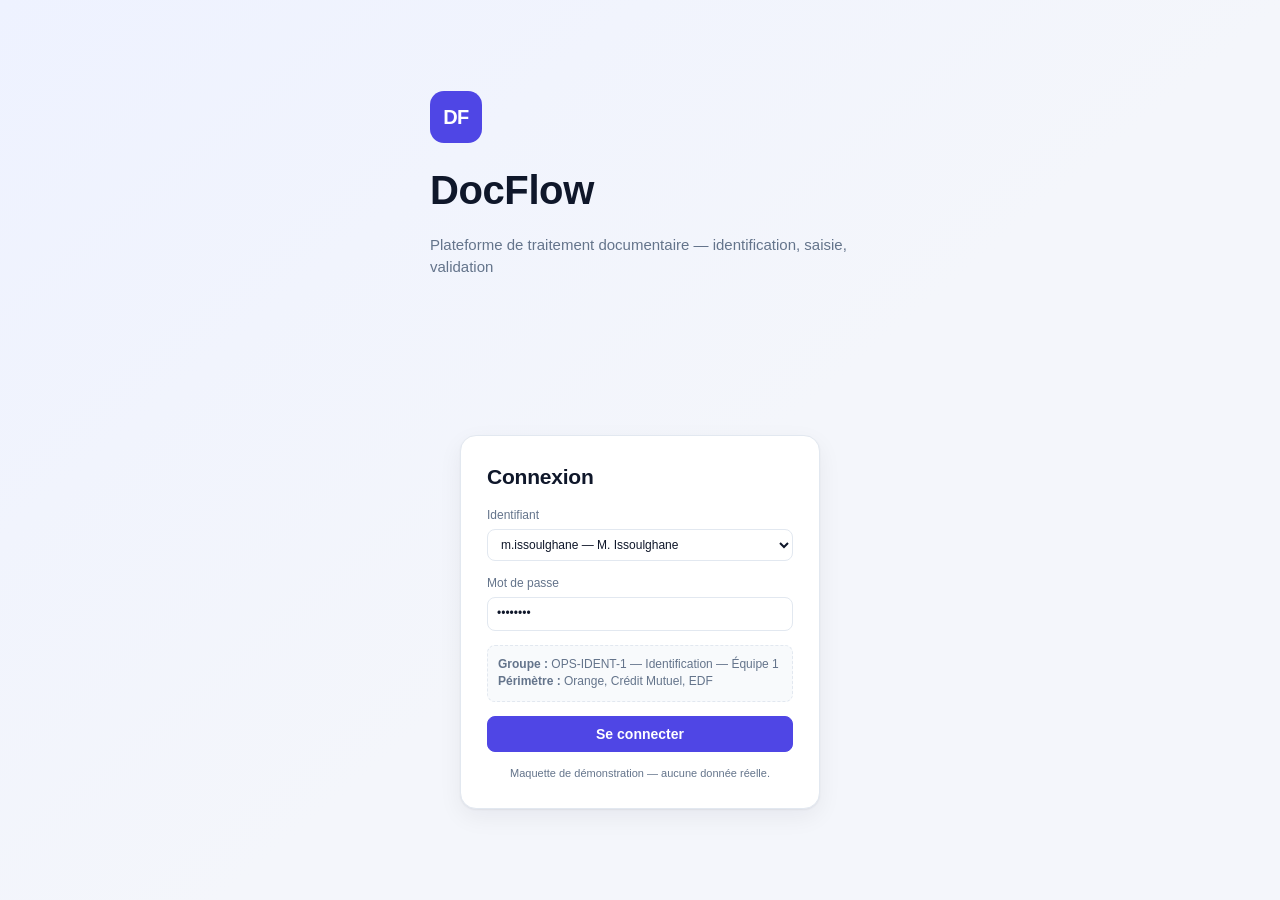
<file: index.html>
<!doctype html>
<html lang="fr">
<head>
<meta charset="utf-8">
<meta name="viewport" content="width=device-width, initial-scale=1">
<link rel="icon" href="data:image/svg+xml,%3Csvg xmlns='http://www.w3.org/2000/svg' viewBox='0 0 64 64'%3E%3Crect width='64' height='64' rx='14' fill='%234f46e5'/%3E%3Ctext x='32' y='43' font-family='Helvetica,Arial' font-size='30' font-weight='700' text-anchor='middle' fill='white'%3EDF%3C/text%3E%3C/svg%3E">
<title>DocFlow — Gestion d'activités manuelles</title>
<link rel="stylesheet" href="styles.css">
</head>
<body>

<!-- ============ ÉCRAN 1 : CONNEXION ============ -->
<section id="screen-login" class="screen active">
  <div class="login-wrap">
    <div class="login-brand">
      <div class="logo">DF</div>
      <h1>DocFlow</h1>
      <p>Plateforme de traitement documentaire — identification, saisie, validation</p>
    </div>
    <form class="login-card" id="login-form" autocomplete="off">
      <h2>Connexion</h2>
      <label class="field">
        <span>Identifiant</span>
        <select id="login-user"></select>
      </label>
      <label class="field">
        <span>Mot de passe</span>
        <input type="password" id="login-pwd" value="demo1234" placeholder="••••••••">
      </label>
      <div class="login-groupinfo" id="login-groupinfo"></div>
      <button class="btn btn-primary btn-block" type="submit">Se connecter</button>
      <p class="hint">Maquette de démonstration — aucune donnée réelle.</p>
    </form>
  </div>
</section>

<!-- ============ ÉCRAN 2 : ACCUEIL / FILE D'ACTIVITÉS ============ -->
<section id="screen-home" class="screen">
  <header class="topbar">
    <div class="topbar-left">
      <div class="logo sm">DF</div>
      <strong>DocFlow</strong>
      <span class="crumb">Mes activités</span>
    </div>
    <div class="topbar-right">
      <button class="icon-btn" id="btn-theme" title="Thème clair / sombre">◐</button>
      <div class="user-chip" id="user-chip"></div>
      <button class="btn btn-ghost" id="btn-logout">Déconnexion</button>
    </div>
  </header>

  <main class="home">
    <div class="kpis" id="kpis"></div>

    <div class="panel">
      <div class="panel-head">
        <h2>Activités à traiter</h2>
        <div class="panel-head-actions">
          <label class="switch">
            <input type="checkbox" id="f-mygroup" checked>
            <span>Uniquement mon groupe</span>
          </label>
          <button class="btn btn-ghost" id="btn-reset">Réinitialiser</button>
        </div>
      </div>

      <div class="filters">
        <label class="field sm"><span>Recherche</span>
          <input type="search" id="f-q" placeholder="Flux, client, référence…"></label>
        <label class="field sm"><span>Client</span><select id="f-client"></select></label>
        <label class="field sm"><span>Type de flux</span><select id="f-typeflux"></select></label>
        <label class="field sm"><span>Activité</span><select id="f-activite"></select></label>
        <label class="field sm"><span>Dépôt du</span><input type="date" id="f-from"></label>
        <label class="field sm"><span>au</span><input type="date" id="f-to"></label>
        <label class="field sm"><span>SLA</span><select id="f-sla">
            <option value="">Tous</option>
            <option value="late">En retard</option>
            <option value="risk">À risque (&lt; 2 h)</option>
            <option value="today">Échéance aujourd'hui</option>
            <option value="ok">Dans les temps</option>
          </select></label>
        <label class="field sm"><span>Priorité</span><select id="f-prio">
            <option value="">Toutes</option><option>Haute</option><option>Normale</option><option>Basse</option>
          </select></label>
      </div>

      <div class="chips" id="chips"></div>

      <table class="table" id="tbl">
        <thead>
          <tr>
            <th data-sort="activite">Activité</th>
            <th data-sort="client">Client / Flux</th>
            <th data-sort="type">Type de flux</th>
            <th data-sort="prio">Priorité</th>
            <th data-sort="depot">Dépôt le plus ancien</th>
            <th data-sort="sla">SLA</th>
            <th data-sort="docs" class="num">Documents</th>
            <th></th>
          </tr>
        </thead>
        <tbody id="tbody"></tbody>
      </table>
      <div class="empty" id="empty" hidden>Aucune activité ne correspond aux filtres.</div>
    </div>
  </main>
</section>

<!-- ============ ÉCRAN 3 : POSTE DE TRAVAIL IDENTIFICATION ============ -->
<section id="screen-work" class="screen">
  <header class="topbar topbar-work">
    <div class="topbar-left">
      <button class="btn btn-ghost" id="btn-back">← File d'activités</button>
      <span class="crumb" id="work-title"></span>
    </div>
    <div class="topbar-center">
      <div class="progress"><div class="progress-bar" id="progress-bar"></div></div>
      <span class="progress-label" id="progress-label"></span>
    </div>
    <div class="topbar-right">
      <span class="sla-pill" id="work-sla"></span>
      <button class="icon-btn" id="btn-help" title="Raccourcis clavier (?)">?</button>
      <button class="btn btn-ghost" id="btn-finish">Clôturer la session</button>
    </div>
  </header>

  <div class="work">
    <!-- File de documents -->
    <aside class="queue">
      <div class="queue-head">
        <span>File (<b id="queue-count">0</b>)</span>
        <select id="queue-filter">
          <option value="all">Tous</option>
          <option value="todo">À traiter</option>
          <option value="done">Traités</option>
        </select>
      </div>
      <ul class="queue-list" id="queue-list"></ul>
    </aside>

    <!-- Visionneuse -->
    <section class="viewer">
      <div class="viewer-tools">
        <div class="grp">
          <button class="icon-btn" id="v-zoomout" title="Zoom arrière (-)">−</button>
          <span class="zoom-label" id="v-zoom">100 %</span>
          <button class="icon-btn" id="v-zoomin" title="Zoom avant (+)">+</button>
          <button class="icon-btn" id="v-fit" title="Ajuster (0)">⤢</button>
          <button class="icon-btn" id="v-rot" title="Rotation (R maj)">⟳</button>
        </div>
        <div class="grp pages">
          <button class="icon-btn" id="p-prev" title="Page précédente (↑)">▲</button>
          <span id="p-label">Page 1 / 1</span>
          <button class="icon-btn" id="p-next" title="Page suivante (↓)">▼</button>
        </div>
        <div class="grp meta" id="v-meta"></div>
      </div>
      <div class="canvas" id="canvas">
        <div class="page-holder" id="page-holder"></div>
      </div>
      <nav class="navbar">
        <button class="btn" id="n-first" title="Premier (Origine)">⏮ Premier</button>
        <button class="btn" id="n-prev" title="Précédent (←)">◀ Précédent</button>
        <span class="counter" id="counter">0 / 0</span>
        <button class="btn" id="n-next" title="Suivant (→)">Suivant ▶</button>
        <button class="btn" id="n-last" title="Dernier (Fin)">Dernier ⏭</button>
        <span class="kbd-hint">Navigation clavier : <kbd>←</kbd> <kbd>→</kbd> <kbd>Origine</kbd> <kbd>Fin</kbd> · <kbd>?</kbd> aide</span>
      </nav>
    </section>

    <!-- Panneau de classement -->
    <aside class="side">
      <div class="side-block">
        <h3>Document</h3>
        <dl class="dl" id="doc-meta"></dl>
      </div>

      <div class="side-block ia" id="ia-block"></div>

      <div class="side-block grow">
        <h3>Classe cible</h3>
        <input type="search" id="cls-search" placeholder="Filtrer les classes… (touche F)">
        <ul class="cls-list" id="cls-list"></ul>
      </div>

      <div class="side-actions">
        <button class="btn btn-primary btn-block" id="a-valid">Valider le classement <kbd>Entrée</kbd></button>
        <div class="row2">
          <button class="btn btn-warn" id="a-compl">Complément <kbd>C</kbd></button>
          <button class="btn btn-danger" id="a-reject">Rejeter <kbd>R</kbd></button>
        </div>
        <button class="btn btn-ghost btn-block" id="a-undo">↶ Annuler la dernière action <kbd>U</kbd></button>
      </div>
    </aside>
  </div>
</section>

<!-- ============ MODALES ============ -->
<div class="modal-backdrop" id="modal-backdrop" hidden>
  <div class="modal" id="modal"></div>
</div>
<div class="toasts" id="toasts"></div>

<script src="app.js"></script>
</body>
</html>
</file>
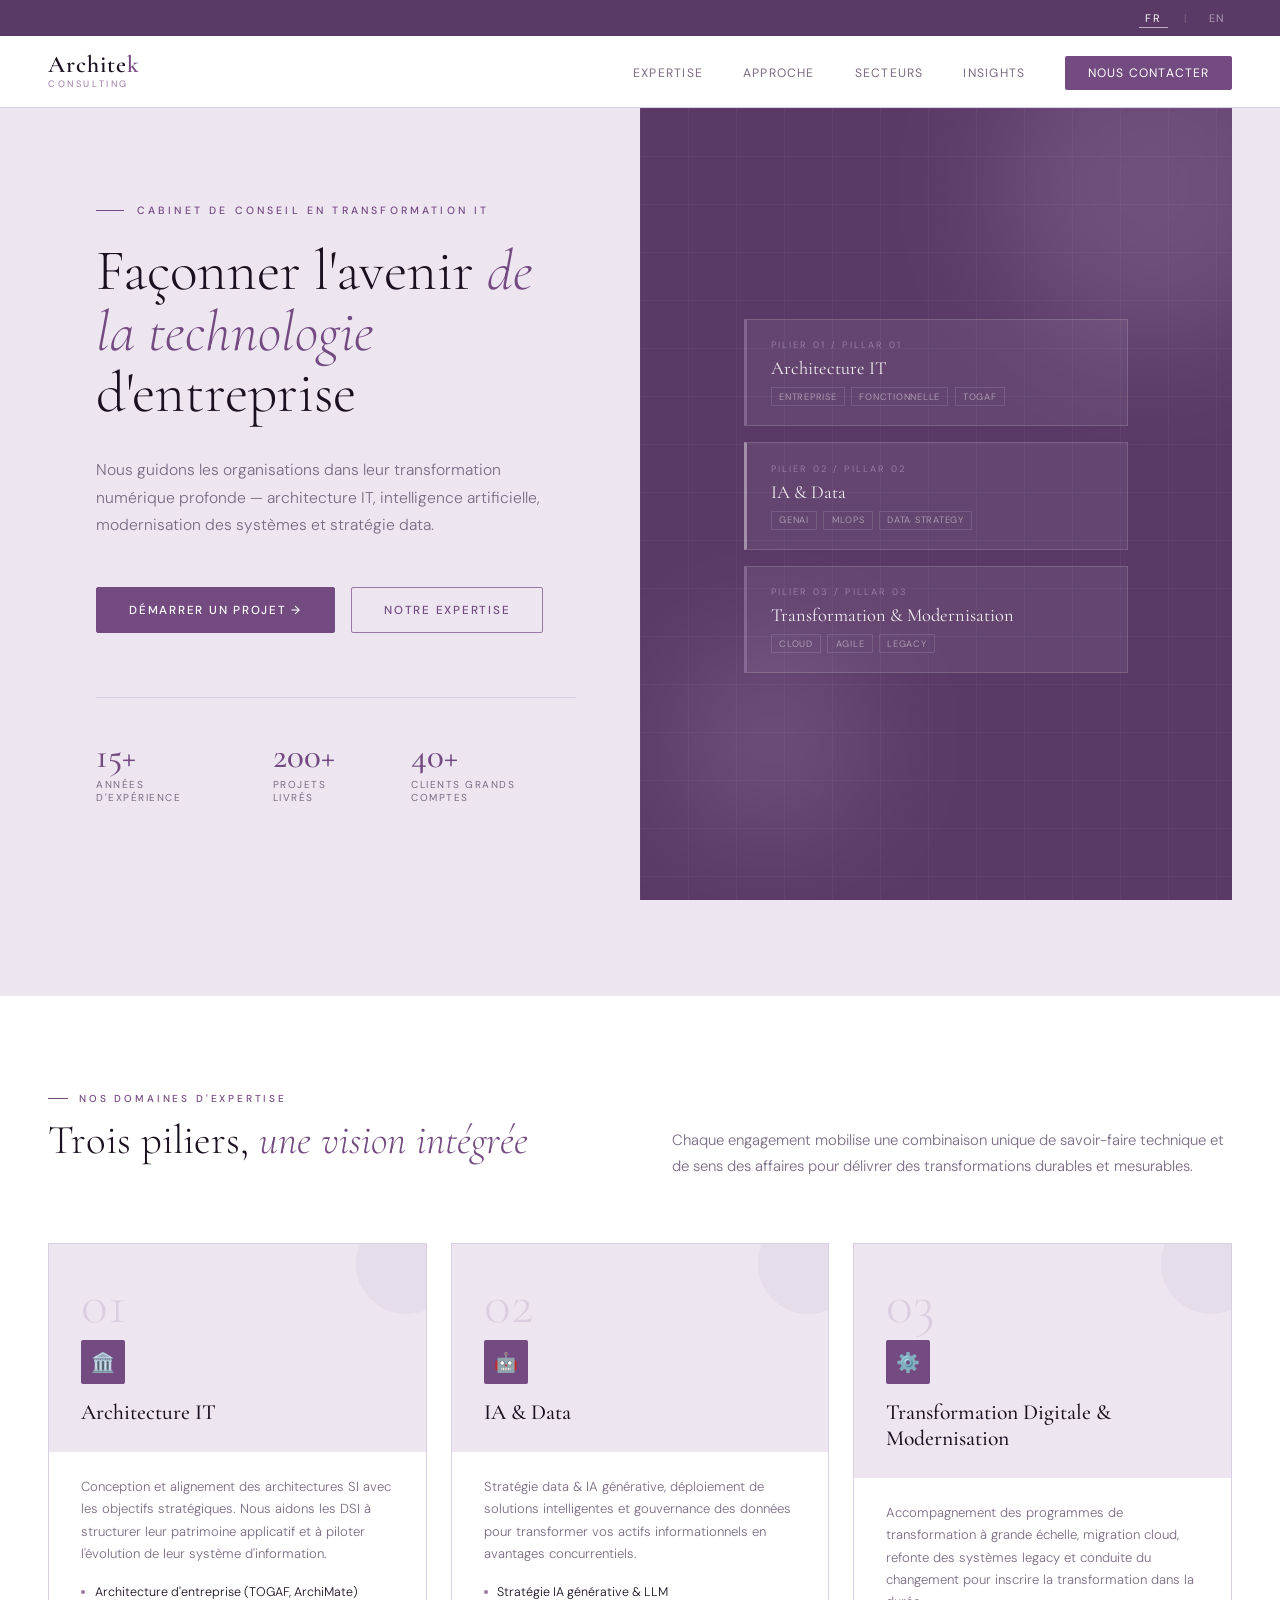
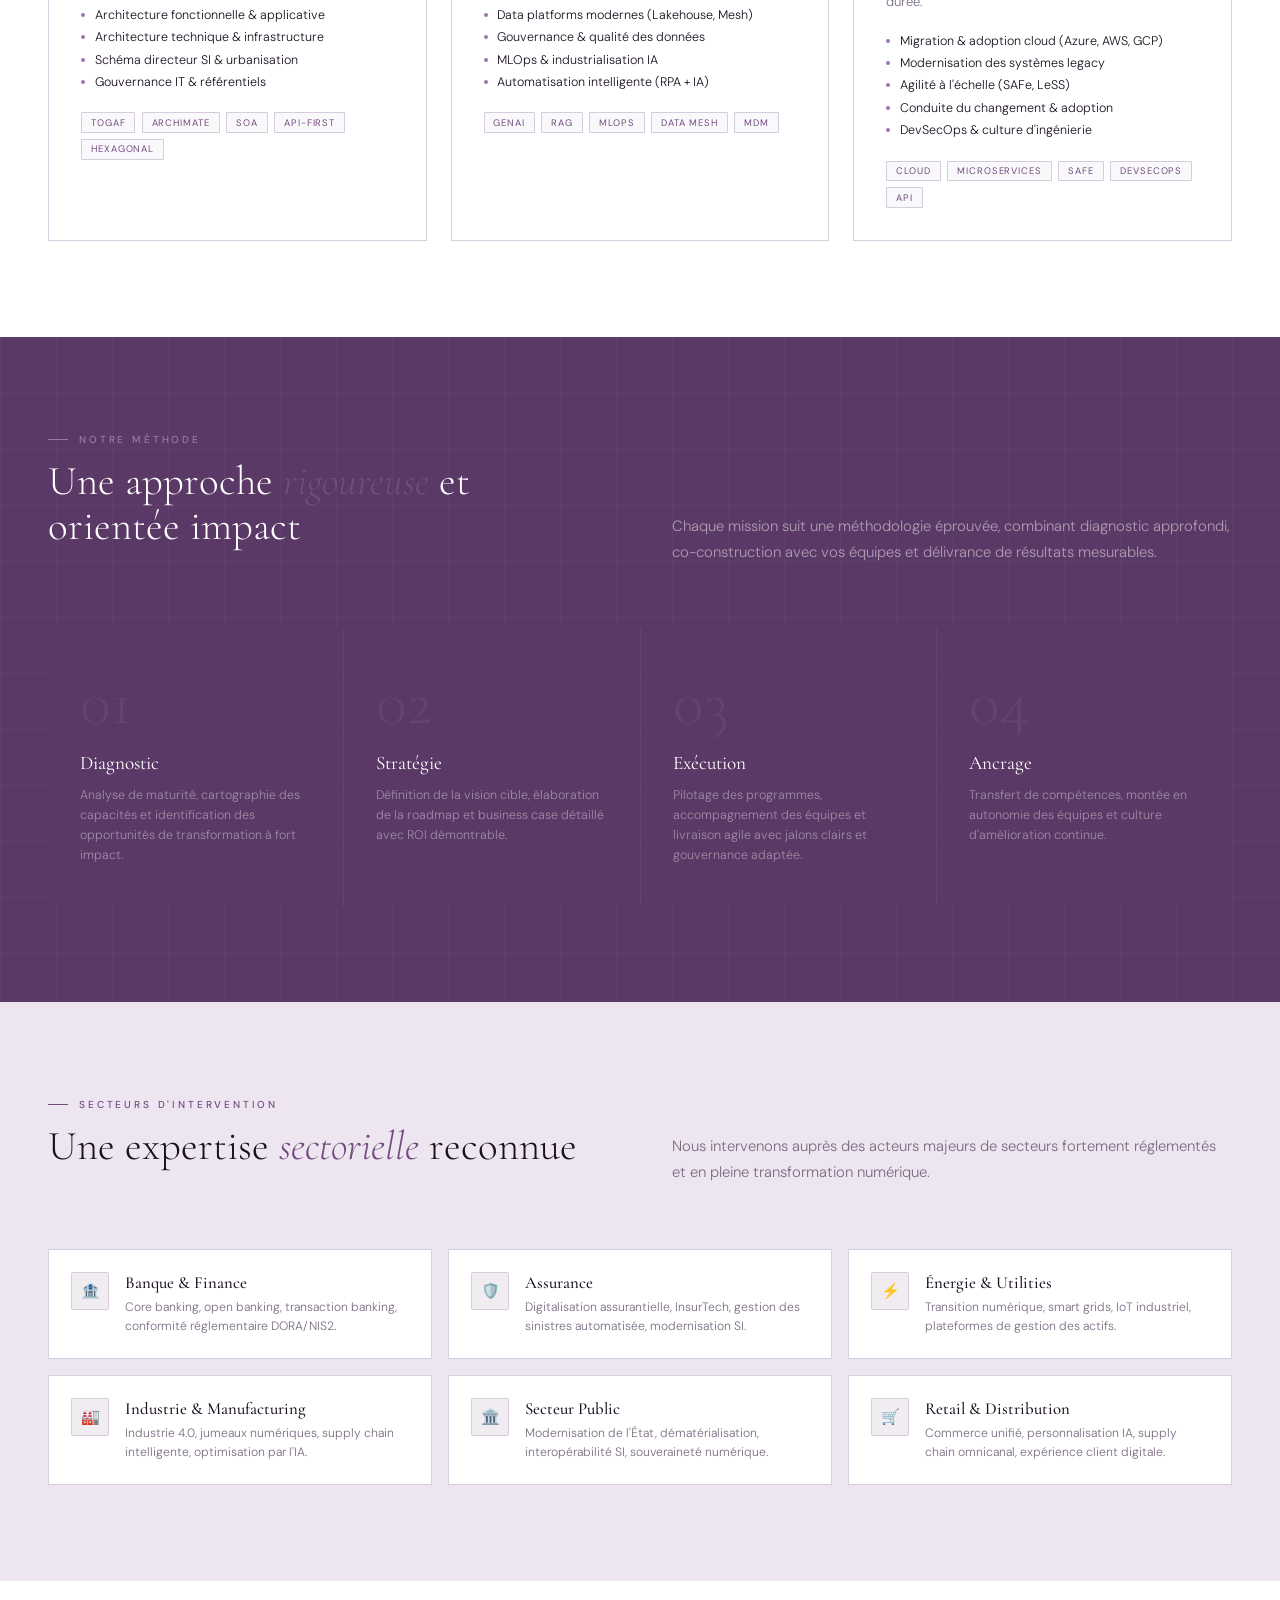
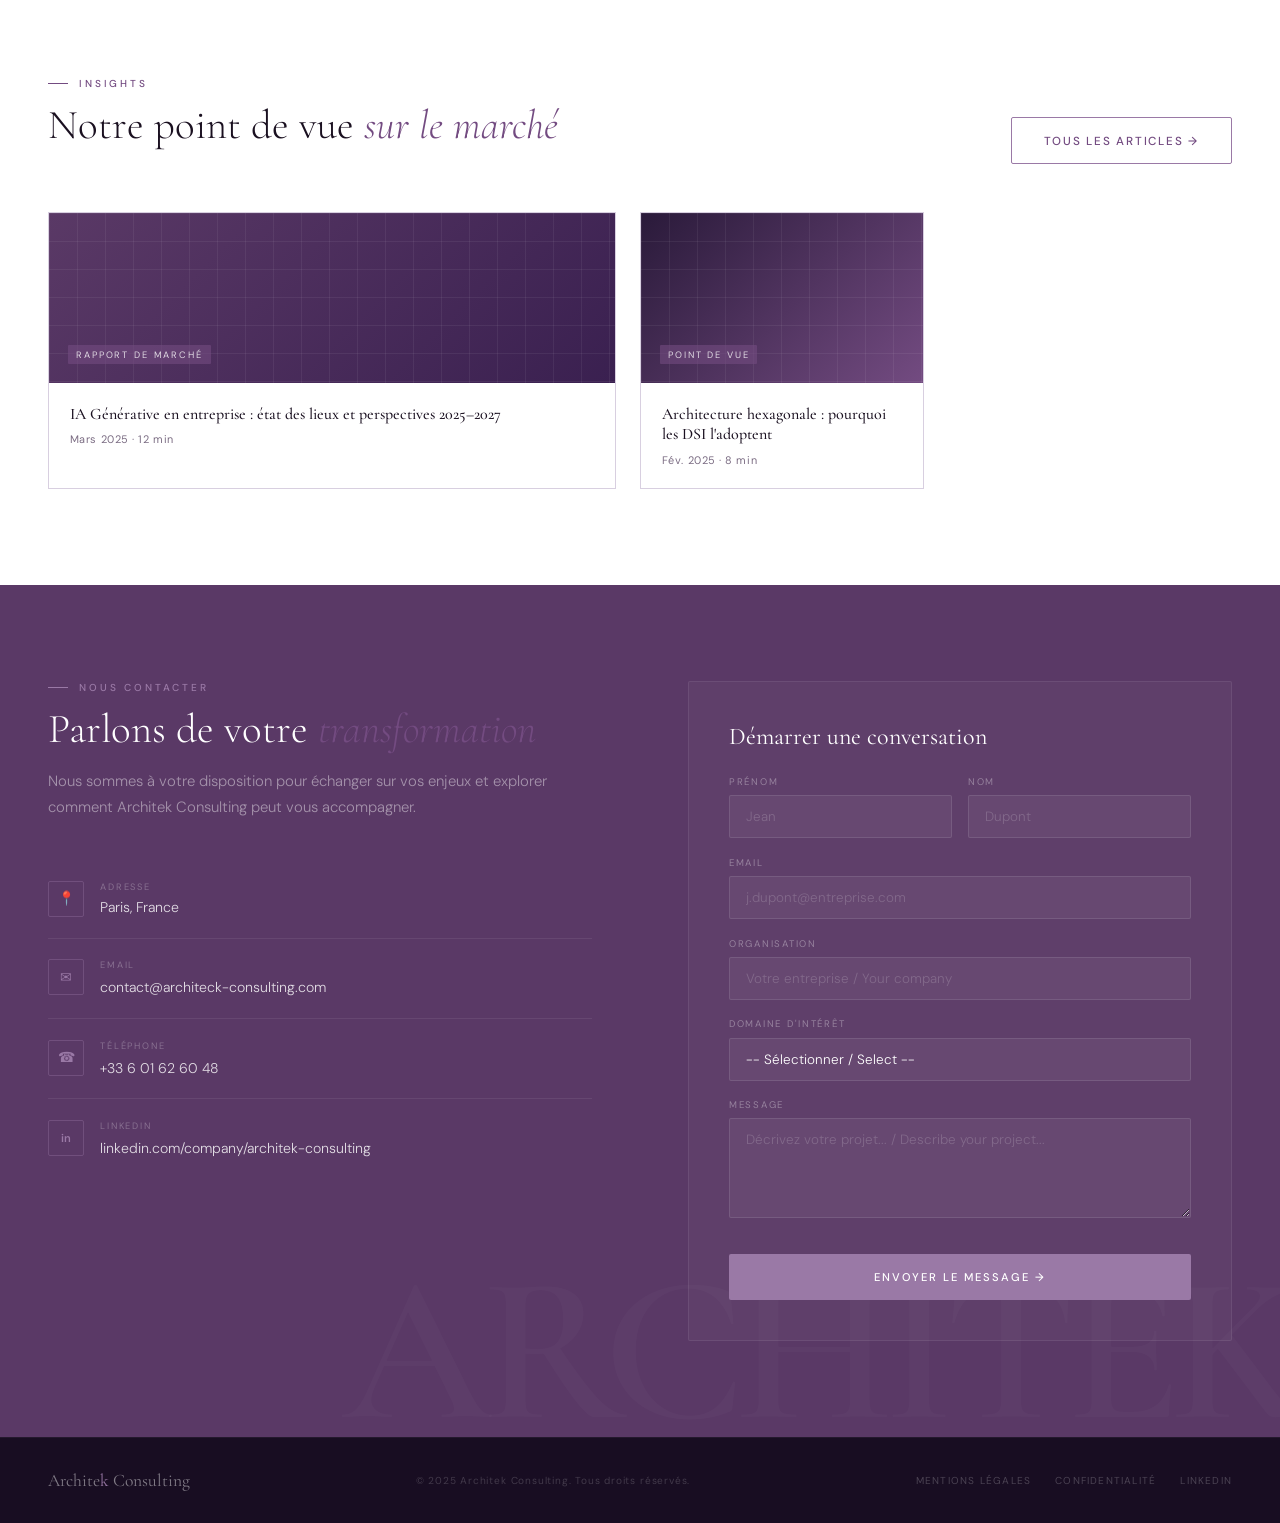
<file: architek-consulting-v2.html>
<!DOCTYPE html>
<html lang="fr">
<head>
<meta charset="UTF-8">
<meta name="viewport" content="width=device-width, initial-scale=1.0">
<title>Architek Consulting — Shaping the Future of Enterprise Technology</title>
<link rel="preconnect" href="https://fonts.googleapis.com">
<link rel="preconnect" href="https://fonts.gstatic.com" crossorigin>
<link href="https://fonts.googleapis.com/css2?family=Cormorant+Garamond:ital,wght@0,300;0,400;0,500;0,600;1,300;1,400&family=DM+Sans:ital,opsz,wght@0,9..40,200;0,9..40,300;0,9..40,400;0,9..40,500;1,9..40,300&display=swap" rel="stylesheet">
<style>
  :root {
    --ink:        #1a1020;
    --paper:      #EDE6F1;
    --plum:       #734B81;
    --plum-dark:  #5A3966;
    --plum-light: #9A79A6;
    --lavender:   #EDE6F1;
    --mid:        #7a6b82;
    --line:       #d8cfe0;
    --white:      #ffffff;
    --surface:    #f7f3fa;
  }

  *, *::before, *::after { box-sizing: border-box; margin: 0; padding: 0; }
  html { scroll-behavior: smooth; font-size: 16px; }

  body {
    font-family: 'DM Sans', sans-serif;
    background: var(--paper);
    color: var(--ink);
    overflow-x: hidden;
  }

  /* ─── LANG BAR ─── */
  .lang-bar {
    position: fixed;
    top: 0; left: 0; right: 0;
    z-index: 1000;
    background: var(--plum-dark);
    display: flex;
    align-items: center;
    justify-content: flex-end;
    padding: 0 3rem;
    height: 36px;
  }
  .lang-toggle { display: flex; gap: 1rem; align-items: center; }
  .lang-btn {
    background: none; border: none;
    font-family: 'DM Sans', sans-serif;
    font-size: 0.68rem;
    letter-spacing: 0.15em;
    text-transform: uppercase;
    color: rgba(255,255,255,0.5);
    cursor: pointer;
    padding: 2px 6px;
    transition: color 0.2s;
  }
  .lang-btn.active { color: #fff; border-bottom: 1px solid rgba(255,255,255,0.6); }
  .lang-btn:hover:not(.active) { color: rgba(255,255,255,0.8); }
  .lang-sep { color: rgba(255,255,255,0.2); font-size: 0.7rem; }

  /* ─── NAV ─── */
  nav {
    position: fixed;
    top: 36px; left: 0; right: 0;
    z-index: 999;
    background: rgba(255,255,255,0.97);
    backdrop-filter: blur(10px);
    border-bottom: 1px solid var(--line);
    display: flex;
    align-items: center;
    justify-content: space-between;
    padding: 0 3rem;
    height: 72px;
    transition: box-shadow 0.3s;
  }
  nav.scrolled { box-shadow: 0 4px 30px rgba(115,75,129,0.08); }

  .nav-logo { text-decoration: none; display: flex; flex-direction: column; line-height: 1; }
  .nav-logo-name {
    font-family: 'Cormorant Garamond', serif;
    font-weight: 600;
    font-size: 1.5rem;
    color: var(--ink);
    letter-spacing: 0.04em;
  }
  .nav-logo-name span { color: var(--plum); }
  .nav-logo-tag {
    font-size: 0.58rem;
    letter-spacing: 0.28em;
    text-transform: uppercase;
    color: var(--plum-light);
    margin-top: 3px;
  }
  .nav-links { display: flex; gap: 2.5rem; list-style: none; align-items: center; }
  .nav-links a {
    text-decoration: none;
    font-size: 0.76rem;
    font-weight: 400;
    letter-spacing: 0.1em;
    text-transform: uppercase;
    color: var(--mid);
    transition: color 0.2s;
    position: relative;
  }
  .nav-links a::after {
    content: ''; position: absolute;
    bottom: -3px; left: 0;
    width: 0; height: 1px;
    background: var(--plum);
    transition: width 0.3s;
  }
  .nav-links a:hover { color: var(--plum); }
  .nav-links a:hover::after { width: 100%; }
  .nav-cta {
    color: var(--white) !important;
    background: var(--plum);
    padding: 0.55rem 1.4rem !important;
    border-radius: 2px;
    transition: background 0.2s !important;
  }
  .nav-cta::after { display: none !important; }
  .nav-cta:hover { background: var(--plum-dark) !important; color: var(--white) !important; }

  /* ─── HERO ─── */
  .hero {
    min-height: 100vh;
    padding-top: 108px;
    display: grid;
    grid-template-columns: 1fr 1fr;
    position: relative;
    overflow: hidden;
  }
  .hero-left {
    display: flex;
    flex-direction: column;
    justify-content: center;
    padding: 6rem 4rem 6rem 3rem;
    position: relative;
    z-index: 2;
  }
  .hero-eyebrow {
    font-size: 0.66rem;
    letter-spacing: 0.3em;
    text-transform: uppercase;
    color: var(--plum);
    font-weight: 500;
    margin-bottom: 1.5rem;
    display: flex;
    align-items: center;
    gap: 0.8rem;
  }
  .hero-eyebrow::before {
    content: '';
    display: block; width: 28px; height: 1px;
    background: var(--plum);
  }
  .hero-title {
    font-family: 'Cormorant Garamond', serif;
    font-weight: 300;
    font-size: clamp(2.8rem, 4.5vw, 4.8rem);
    line-height: 1.06;
    color: var(--ink);
    margin-bottom: 2rem;
  }
  .hero-title em { font-style: italic; color: var(--plum); }
  .hero-sub {
    font-size: 0.98rem;
    font-weight: 300;
    color: var(--mid);
    line-height: 1.75;
    max-width: 450px;
    margin-bottom: 3rem;
  }
  .hero-actions { display: flex; gap: 1rem; flex-wrap: wrap; }
  .btn-primary {
    display: inline-flex; align-items: center; gap: 0.5rem;
    font-family: 'DM Sans', sans-serif;
    font-size: 0.73rem;
    letter-spacing: 0.15em;
    text-transform: uppercase;
    font-weight: 500;
    background: var(--plum);
    color: var(--white);
    padding: 0.9rem 2rem;
    text-decoration: none;
    border: 1px solid var(--plum);
    border-radius: 2px;
    transition: background 0.25s, border-color 0.25s;
  }
  .btn-primary:hover { background: var(--plum-dark); border-color: var(--plum-dark); }
  .btn-secondary {
    display: inline-flex; align-items: center; gap: 0.5rem;
    font-family: 'DM Sans', sans-serif;
    font-size: 0.73rem;
    letter-spacing: 0.15em;
    text-transform: uppercase;
    font-weight: 500;
    background: transparent;
    color: var(--plum);
    padding: 0.9rem 2rem;
    text-decoration: none;
    border: 1px solid var(--plum-light);
    border-radius: 2px;
    transition: border-color 0.25s, background 0.25s, color 0.25s;
  }
  .btn-secondary:hover { border-color: var(--plum); background: rgba(115,75,129,0.05); }

  .hero-stats {
    display: flex; gap: 2.5rem;
    margin-top: 4rem;
    padding-top: 2.5rem;
    border-top: 1px solid var(--line);
  }
  .stat-num {
    font-family: 'Cormorant Garamond', serif;
    font-size: 2.2rem; font-weight: 500;
    color: var(--plum); line-height: 1;
  }
  .stat-label {
    font-size: 0.63rem;
    letter-spacing: 0.15em;
    text-transform: uppercase;
    color: var(--mid);
    margin-top: 0.3rem;
  }

  /* hero right panel */
  .hero-right {
    position: relative;
    background: var(--plum-dark);
    overflow: hidden;
  }
  .hero-grid-bg {
    position: absolute; inset: 0;
    background-image:
      linear-gradient(rgba(255,255,255,0.04) 1px, transparent 1px),
      linear-gradient(90deg, rgba(255,255,255,0.04) 1px, transparent 1px);
    background-size: 48px 48px;
    animation: gridShift 22s linear infinite;
  }
  @keyframes gridShift {
    from { transform: translate(0,0); }
    to   { transform: translate(48px,48px); }
  }
  .hero-orb {
    position: absolute;
    border-radius: 50%;
    filter: blur(60px);
    opacity: 0.35;
  }
  .hero-orb-1 {
    width: 320px; height: 320px;
    background: var(--plum-light);
    top: -80px; right: -80px;
  }
  .hero-orb-2 {
    width: 200px; height: 200px;
    background: #9a79a6;
    bottom: 60px; left: 30px;
  }
  .hero-diagram {
    position: relative; z-index: 2;
    padding: 3rem;
    width: 100%; max-width: 480px;
    margin: auto;
    display: flex; flex-direction: column;
    justify-content: center; height: 100%;
  }
  .diagram-node {
    background: rgba(255,255,255,0.06);
    border: 1px solid rgba(255,255,255,0.15);
    border-left: 3px solid rgba(154,121,166,0.6);
    padding: 1.2rem 1.5rem;
    margin-bottom: 1rem;
    opacity: 0;
    transform: translateX(30px);
    animation: slideIn 0.7s ease forwards;
  }
  .diagram-node:nth-child(1) { animation-delay: 0.3s; }
  .diagram-node:nth-child(2) { animation-delay: 0.6s; border-left-color: rgba(255,255,255,0.4); }
  .diagram-node:nth-child(3) { animation-delay: 0.9s; }
  @keyframes slideIn {
    to { opacity: 1; transform: translateX(0); }
  }
  .node-tag {
    font-size: 0.58rem;
    letter-spacing: 0.22em;
    text-transform: uppercase;
    color: var(--plum-light);
    margin-bottom: 0.4rem;
  }
  .node-name {
    font-family: 'Cormorant Garamond', serif;
    font-size: 1.15rem;
    color: rgba(255,255,255,0.9);
    font-weight: 400;
    margin-bottom: 0.5rem;
  }
  .node-chips {
    display: flex; flex-wrap: wrap; gap: 0.4rem;
  }
  .node-chip {
    font-size: 0.58rem;
    letter-spacing: 0.08em;
    text-transform: uppercase;
    color: rgba(255,255,255,0.45);
    border: 1px solid rgba(255,255,255,0.12);
    padding: 0.15rem 0.45rem;
    border-radius: 1px;
  }
  .hero-quote {
    position: relative; z-index: 2;
    margin: 0 3rem 3rem;
    padding: 1.2rem 1.5rem;
    border-top: 1px solid rgba(255,255,255,0.1);
  }
  .hero-quote-text {
    font-family: 'Cormorant Garamond', serif;
    font-size: 1rem;
    font-style: italic;
    color: rgba(255,255,255,0.45);
    line-height: 1.5;
  }

  /* ─── SECTION COMMON ─── */
  section { padding: 6rem 3rem; }
  .section-label {
    font-size: 0.63rem;
    letter-spacing: 0.28em;
    text-transform: uppercase;
    color: var(--plum);
    font-weight: 500;
    margin-bottom: 0.8rem;
    display: flex; align-items: center; gap: 0.7rem;
  }
  .section-label::before {
    content: '';
    display: block; width: 20px; height: 1px;
    background: var(--plum);
  }
  .section-title {
    font-family: 'Cormorant Garamond', serif;
    font-weight: 300;
    font-size: clamp(2rem, 3.2vw, 2.8rem);
    line-height: 1.1;
    color: var(--ink);
    margin-bottom: 1rem;
  }
  .section-title em { font-style: italic; color: var(--plum); }
  .section-intro {
    font-size: 0.93rem;
    font-weight: 300;
    color: var(--mid);
    line-height: 1.75;
    max-width: 560px;
  }

  /* ─── EXPERTISE ─── */
  #expertise { background: var(--white); }
  .expertise-header {
    display: grid;
    grid-template-columns: 1fr 1fr;
    gap: 4rem;
    margin-bottom: 4rem;
    align-items: end;
  }
  .expertise-grid {
    display: grid;
    grid-template-columns: repeat(3, 1fr);
    gap: 1.5rem;
  }
  .expertise-card {
    padding: 0;
    border: 1px solid var(--line);
    background: var(--white);
    overflow: hidden;
    transition: border-color 0.3s, box-shadow 0.3s, transform 0.3s;
    cursor: default;
  }
  .expertise-card:hover {
    border-color: var(--plum-light);
    box-shadow: 0 12px 40px rgba(115,75,129,0.1);
    transform: translateY(-4px);
  }
  .card-header {
    background: var(--lavender);
    padding: 2rem 2rem 1.5rem;
    border-bottom: 2px solid transparent;
    transition: border-color 0.3s;
    position: relative;
    overflow: hidden;
  }
  .expertise-card:hover .card-header { border-color: var(--plum); }
  .card-header::after {
    content: '';
    position: absolute;
    top: -30px; right: -30px;
    width: 100px; height: 100px;
    border-radius: 50%;
    background: rgba(115,75,129,0.06);
    transition: transform 0.4s;
  }
  .expertise-card:hover .card-header::after { transform: scale(2); }
  .card-number {
    font-family: 'Cormorant Garamond', serif;
    font-size: 3.5rem;
    font-weight: 300;
    color: rgba(115,75,129,0.15);
    line-height: 1;
    margin-bottom: 0.5rem;
    transition: color 0.3s;
  }
  .expertise-card:hover .card-number { color: rgba(115,75,129,0.3); }
  .card-icon {
    width: 44px; height: 44px;
    background: var(--plum);
    display: flex; align-items: center; justify-content: center;
    font-size: 1.2rem;
    margin-bottom: 1rem;
    border-radius: 2px;
  }
  .card-title {
    font-family: 'Cormorant Garamond', serif;
    font-size: 1.35rem;
    font-weight: 500;
    color: var(--ink);
    line-height: 1.2;
  }
  .card-body { padding: 1.5rem 2rem 2rem; }
  .card-text {
    font-size: 0.82rem;
    font-weight: 300;
    color: var(--mid);
    line-height: 1.7;
    margin-bottom: 1.2rem;
  }
  .card-services {
    display: flex; flex-direction: column; gap: 0.4rem;
    margin-bottom: 1.4rem;
  }
  .service-line {
    display: flex; align-items: center; gap: 0.6rem;
    font-size: 0.78rem;
    color: var(--ink);
    font-weight: 300;
  }
  .service-line::before {
    content: '';
    width: 4px; height: 4px;
    border-radius: 50%;
    background: var(--plum-light);
    flex-shrink: 0;
  }
  .card-tags { display: flex; flex-wrap: wrap; gap: 0.4rem; }
  .tag {
    font-size: 0.59rem;
    letter-spacing: 0.1em;
    text-transform: uppercase;
    color: var(--plum);
    border: 1px solid rgba(115,75,129,0.25);
    padding: 0.2rem 0.55rem;
    border-radius: 1px;
    background: rgba(115,75,129,0.04);
  }

  /* ─── APPROACH ─── */
  #approach {
    background: var(--plum-dark);
    color: var(--white);
    position: relative;
    overflow: hidden;
  }
  #approach::before {
    content: '';
    position: absolute; inset: 0;
    background-image:
      linear-gradient(rgba(255,255,255,0.03) 1px, transparent 1px),
      linear-gradient(90deg, rgba(255,255,255,0.03) 1px, transparent 1px);
    background-size: 56px 56px;
  }
  .approach-inner { position: relative; z-index: 1; }
  #approach .section-label { color: rgba(154,121,166,1); }
  #approach .section-label::before { background: var(--plum-light); }
  #approach .section-title { color: var(--white); }
  #approach .section-intro { color: rgba(255,255,255,0.5); }
  .approach-header {
    display: grid;
    grid-template-columns: 1fr 1fr;
    gap: 4rem;
    margin-bottom: 4rem;
    align-items: end;
  }
  .steps { display: grid; grid-template-columns: repeat(4, 1fr); gap: 1px; background: rgba(255,255,255,0.06); }
  .step {
    background: var(--plum-dark);
    padding: 2.5rem 2rem;
    border-top: 2px solid transparent;
    transition: border-color 0.3s, background 0.3s;
  }
  .step:hover { border-color: var(--plum-light); background: rgba(115,75,129,0.2); }
  .step-num {
    font-family: 'Cormorant Garamond', serif;
    font-size: 4rem; font-weight: 300;
    color: rgba(255,255,255,0.06);
    line-height: 1; margin-bottom: 1rem;
  }
  .step-title {
    font-family: 'Cormorant Garamond', serif;
    font-size: 1.2rem; color: var(--white); margin-bottom: 0.7rem;
  }
  .step-text { font-size: 0.78rem; font-weight: 300; color: rgba(255,255,255,0.42); line-height: 1.6; }

  /* ─── SECTORS ─── */
  #sectors { background: var(--paper); }
  .sectors-header {
    display: grid;
    grid-template-columns: 1fr 1fr;
    gap: 4rem; margin-bottom: 4rem; align-items: end;
  }
  .sectors-list { display: grid; grid-template-columns: repeat(3, 1fr); gap: 1rem; }
  .sector-item {
    display: flex; align-items: flex-start; gap: 1rem;
    padding: 1.4rem;
    border: 1px solid var(--line);
    background: var(--white);
    transition: border-color 0.3s, box-shadow 0.3s;
  }
  .sector-item:hover { border-color: var(--plum-light); box-shadow: 0 4px 20px rgba(115,75,129,0.07); }
  .sector-icon {
    width: 38px; height: 38px; flex-shrink: 0;
    background: rgba(115,75,129,0.1);
    border: 1px solid rgba(115,75,129,0.2);
    display: flex; align-items: center; justify-content: center;
    font-size: 0.95rem;
    border-radius: 2px;
  }
  .sector-name {
    font-family: 'Cormorant Garamond', serif;
    font-size: 1.05rem; font-weight: 500; color: var(--ink); margin-bottom: 0.3rem;
  }
  .sector-desc { font-size: 0.76rem; color: var(--mid); font-weight: 300; line-height: 1.55; }

  /* ─── INSIGHTS ─── */
  #insights { background: var(--white); }
  .insights-header { display: flex; justify-content: space-between; align-items: flex-end; margin-bottom: 3rem; }
  .insights-grid { display: grid; grid-template-columns: 2fr 1fr 1fr; gap: 1.5rem; }
  .insight-card { border: 1px solid var(--line); overflow: hidden; transition: border-color 0.3s, box-shadow 0.3s; }
  .insight-card:hover { border-color: var(--plum-light); box-shadow: 0 6px 24px rgba(115,75,129,0.08); }
  .insight-thumb {
    height: 170px; position: relative; overflow: hidden;
    display: flex; align-items: flex-end; padding: 1.2rem;
  }
  .insight-card:nth-child(1) .insight-thumb { background: linear-gradient(135deg, var(--plum-dark) 0%, #3a2050 100%); }
  .insight-card:nth-child(2) .insight-thumb { background: linear-gradient(135deg, #2a1a3a 0%, var(--plum) 100%); }
  .insight-card:nth-child(3) .insight-thumb { background: linear-gradient(135deg, var(--plum) 0%, #9a79a6 100%); }
  .insight-thumb-grid {
    position: absolute; inset: 0;
    background-image:
      linear-gradient(rgba(255,255,255,0.06) 1px, transparent 1px),
      linear-gradient(90deg, rgba(255,255,255,0.06) 1px, transparent 1px);
    background-size: 28px 28px;
  }
  .insight-type {
    position: relative; z-index: 1;
    font-size: 0.58rem; letter-spacing: 0.2em; text-transform: uppercase;
    color: rgba(255,255,255,0.8);
    background: rgba(115,75,129,0.6);
    padding: 0.2rem 0.5rem;
    border-radius: 1px;
  }
  .insight-body { padding: 1.3rem; }
  .insight-title {
    font-family: 'Cormorant Garamond', serif;
    font-size: 1rem; font-weight: 500; color: var(--ink);
    margin-bottom: 0.5rem; line-height: 1.3;
  }
  .insight-meta { font-size: 0.68rem; color: var(--mid); letter-spacing: 0.05em; }

  /* ─── CONTACT ─── */
  #contact {
    background: var(--plum-dark);
    color: var(--white);
    padding: 6rem 3rem;
    position: relative; overflow: hidden;
  }
  #contact::after {
    content: 'ARCHITEK';
    position: absolute;
    bottom: -2.5rem; right: -1rem;
    font-family: 'Cormorant Garamond', serif;
    font-size: 13rem; font-weight: 600;
    color: rgba(255,255,255,0.025);
    letter-spacing: -0.05em;
    pointer-events: none; white-space: nowrap;
  }
  .contact-grid {
    display: grid; grid-template-columns: 1fr 1fr;
    gap: 6rem; position: relative; z-index: 1; align-items: start;
  }
  #contact .section-label { color: var(--plum-light); }
  #contact .section-label::before { background: var(--plum-light); }
  #contact .section-title { color: var(--white); }
  #contact .section-intro { color: rgba(255,255,255,0.45); }
  .contact-details { display: flex; flex-direction: column; gap: 0; margin-top: 2.5rem; }
  .contact-item {
    display: flex; align-items: flex-start; gap: 1rem;
    padding: 1.3rem 0;
    border-bottom: 1px solid rgba(255,255,255,0.07);
  }
  .contact-item:last-child { border-bottom: none; }
  .contact-icon {
    width: 36px; height: 36px; flex-shrink: 0;
    border: 1px solid rgba(154,121,166,0.35);
    display: flex; align-items: center; justify-content: center;
    font-size: 0.85rem; color: var(--plum-light);
    border-radius: 2px;
    font-style: normal;
  }
  .contact-label {
    font-size: 0.58rem; letter-spacing: 0.2em; text-transform: uppercase;
    color: rgba(255,255,255,0.28); margin-bottom: 0.3rem;
  }
  .contact-value {
    font-size: 0.88rem; color: rgba(255,255,255,0.82);
    font-weight: 300; text-decoration: none; transition: color 0.2s;
  }
  a.contact-value:hover { color: var(--plum-light); }
  .contact-form-area {
    padding: 2.5rem;
    border: 1px solid rgba(255,255,255,0.08);
    background: rgba(255,255,255,0.03);
    border-radius: 2px;
  }
  .form-title {
    font-family: 'Cormorant Garamond', serif;
    font-size: 1.5rem; color: var(--white); margin-bottom: 1.5rem; font-weight: 400;
  }
  .form-group { margin-bottom: 1.1rem; }
  .form-group label {
    display: block; font-size: 0.6rem; letter-spacing: 0.18em;
    text-transform: uppercase; color: rgba(255,255,255,0.35); margin-bottom: 0.45rem;
  }
  .form-group input,
  .form-group select,
  .form-group textarea {
    width: 100%;
    background: rgba(255,255,255,0.05);
    border: 1px solid rgba(255,255,255,0.1);
    color: var(--white);
    font-family: 'DM Sans', sans-serif;
    font-size: 0.84rem; font-weight: 300;
    padding: 0.75rem 1rem;
    outline: none;
    transition: border-color 0.2s, background 0.2s;
    appearance: none; border-radius: 2px;
  }
  .form-group input::placeholder,
  .form-group textarea::placeholder { color: rgba(255,255,255,0.18); }
  .form-group input:focus,
  .form-group select:focus,
  .form-group textarea:focus { border-color: var(--plum-light); background: rgba(154,121,166,0.07); }
  .form-group textarea { height: 100px; resize: vertical; }
  .form-group select option { background: #3a2050; color: var(--white); }
  .form-row { display: grid; grid-template-columns: 1fr 1fr; gap: 1rem; }
  .btn-submit {
    width: 100%;
    background: var(--plum-light);
    color: var(--white);
    border: none;
    font-family: 'DM Sans', sans-serif;
    font-size: 0.7rem; letter-spacing: 0.18em; text-transform: uppercase;
    font-weight: 500; padding: 1rem;
    cursor: pointer; margin-top: 0.8rem;
    border-radius: 2px;
    transition: background 0.2s;
  }
  .btn-submit:hover { background: var(--plum); }

  /* ─── FOOTER ─── */
  footer {
    background: #180d22;
    padding: 2rem 3rem;
    display: flex; align-items: center; justify-content: space-between;
    border-top: 1px solid rgba(255,255,255,0.05);
  }
  .footer-logo {
    font-family: 'Cormorant Garamond', serif;
    font-size: 1.1rem; color: rgba(255,255,255,0.45);
  }
  .footer-logo span { color: var(--plum-light); }
  .footer-copy { font-size: 0.63rem; color: rgba(255,255,255,0.18); letter-spacing: 0.08em; }
  .footer-links { display: flex; gap: 1.5rem; }
  .footer-links a {
    font-size: 0.63rem; letter-spacing: 0.12em; text-transform: uppercase;
    color: rgba(255,255,255,0.22); text-decoration: none; transition: color 0.2s;
  }
  .footer-links a:hover { color: var(--plum-light); }

  /* ─── I18N ─── */
  .lang-en [data-lang-show="fr"],
  .lang-fr [data-lang-show="en"] { display: none !important; }

  /* ─── REVEAL ─── */
  .reveal { opacity: 0; transform: translateY(22px); transition: opacity 0.7s ease, transform 0.7s ease; }
  .reveal.visible { opacity: 1; transform: translateY(0); }

  /* ─── RESPONSIVE ─── */
  @media (max-width: 1024px) {
    .hero { grid-template-columns: 1fr; }
    .hero-right { display: none; }
    .expertise-grid { grid-template-columns: 1fr; }
    .steps { grid-template-columns: repeat(2, 1fr); }
    .expertise-header, .approach-header, .sectors-header { grid-template-columns: 1fr; gap: 2rem; }
    .insights-grid { grid-template-columns: 1fr; }
    .contact-grid { grid-template-columns: 1fr; gap: 3rem; }
    .sectors-list { grid-template-columns: repeat(2, 1fr); }
  }
  @media (max-width: 768px) {
    nav, .lang-bar { padding: 0 1.5rem; }
    .nav-links { display: none; }
    section, #contact { padding: 4rem 1.5rem; }
    .hero-left { padding: 3rem 1.5rem; }
    .hero-stats { flex-wrap: wrap; gap: 1.5rem; }
    .sectors-list { grid-template-columns: 1fr; }
    footer { flex-direction: column; gap: 1rem; text-align: center; }
    .form-row { grid-template-columns: 1fr; }
    .insights-header { flex-direction: column; align-items: flex-start; gap: 1rem; }
  }
</style>
</head>
<body class="lang-fr">

<!-- LANG BAR -->
<div class="lang-bar">
  <div class="lang-toggle">
    <button class="lang-btn active" onclick="setLang('fr')">FR</button>
    <span class="lang-sep">|</span>
    <button class="lang-btn" onclick="setLang('en')">EN</button>
  </div>
</div>

<!-- NAV -->
<nav id="main-nav">
  <a class="nav-logo" href="#">
    <span class="nav-logo-name">Archite<span>k</span></span>
    <span class="nav-logo-tag">Consulting</span>
  </a>
  <ul class="nav-links">
    <li><a href="#expertise">
      <span data-lang-show="fr">Expertise</span>
      <span data-lang-show="en">Expertise</span>
    </a></li>
    <li><a href="#approach">
      <span data-lang-show="fr">Approche</span>
      <span data-lang-show="en">Approach</span>
    </a></li>
    <li><a href="#sectors">
      <span data-lang-show="fr">Secteurs</span>
      <span data-lang-show="en">Sectors</span>
    </a></li>
    <li><a href="#insights">Insights</a></li>
    <li><a href="#contact" class="nav-cta">
      <span data-lang-show="fr">Nous contacter</span>
      <span data-lang-show="en">Contact us</span>
    </a></li>
  </ul>
</nav>

<!-- HERO -->
<section class="hero">
  <div class="hero-left">
    <div class="hero-eyebrow">
      <span data-lang-show="fr">Cabinet de conseil en transformation IT</span>
      <span data-lang-show="en">Enterprise IT Transformation Consulting</span>
    </div>
    <h1 class="hero-title">
      <span data-lang-show="fr">Façonner l'avenir <em>de la technologie</em> d'entreprise</span>
      <span data-lang-show="en">Shaping the future <em>of Enterprise</em> Technology</span>
    </h1>
    <p class="hero-sub">
      <span data-lang-show="fr">Nous guidons les organisations dans leur transformation numérique profonde — architecture IT, intelligence artificielle, modernisation des systèmes et stratégie data.</span>
      <span data-lang-show="en">We guide organizations through deep digital transformation — IT architecture, artificial intelligence, system modernization and data strategy.</span>
    </p>
    <div class="hero-actions">
      <a href="#contact" class="btn-primary">
        <span data-lang-show="fr">Démarrer un projet →</span>
        <span data-lang-show="en">Start a project →</span>
      </a>
      <a href="#expertise" class="btn-secondary">
        <span data-lang-show="fr">Notre expertise</span>
        <span data-lang-show="en">Our expertise</span>
      </a>
    </div>
    <div class="hero-stats">
      <div>
        <div class="stat-num">15+</div>
        <div class="stat-label">
          <span data-lang-show="fr">Années d'expérience</span>
          <span data-lang-show="en">Years of experience</span>
        </div>
      </div>
      <div>
        <div class="stat-num">200+</div>
        <div class="stat-label">
          <span data-lang-show="fr">Projets livrés</span>
          <span data-lang-show="en">Projects delivered</span>
        </div>
      </div>
      <div>
        <div class="stat-num">40+</div>
        <div class="stat-label">
          <span data-lang-show="fr">Clients grands comptes</span>
          <span data-lang-show="en">Enterprise clients</span>
        </div>
      </div>
    </div>
  </div>
  <div class="hero-right">
    <div class="hero-grid-bg"></div>
    <div class="hero-orb hero-orb-1"></div>
    <div class="hero-orb hero-orb-2"></div>
    <div class="hero-diagram">
      <div class="diagram-node">
        <div class="node-tag">Pilier 01 / Pillar 01</div>
        <div class="node-name">Architecture IT</div>
        <div class="node-chips">
          <span class="node-chip">Entreprise</span>
          <span class="node-chip">Fonctionnelle</span>
          <span class="node-chip">TOGAF</span>
        </div>
      </div>
      <div class="diagram-node">
        <div class="node-tag">Pilier 02 / Pillar 02</div>
        <div class="node-name">IA & Data</div>
        <div class="node-chips">
          <span class="node-chip">GenAI</span>
          <span class="node-chip">MLOps</span>
          <span class="node-chip">Data Strategy</span>
        </div>
      </div>
      <div class="diagram-node">
        <div class="node-tag">Pilier 03 / Pillar 03</div>
        <div class="node-name">Transformation & Modernisation</div>
        <div class="node-chips">
          <span class="node-chip">Cloud</span>
          <span class="node-chip">Agile</span>
          <span class="node-chip">Legacy</span>
        </div>
      </div>
    </div>
    <div class="hero-quote">
      <div class="hero-quote-text">Shaping the Future of Enterprise Technology</div>
    </div>
  </div>
</section>

<!-- EXPERTISE -->
<section id="expertise">
  <div class="expertise-header reveal">
    <div>
      <div class="section-label">
        <span data-lang-show="fr">Nos domaines d'expertise</span>
        <span data-lang-show="en">Our areas of expertise</span>
      </div>
      <h2 class="section-title">
        <span data-lang-show="fr">Trois piliers, <em>une vision intégrée</em></span>
        <span data-lang-show="en">Three pillars, <em>one integrated vision</em></span>
      </h2>
    </div>
    <p class="section-intro">
      <span data-lang-show="fr">Chaque engagement mobilise une combinaison unique de savoir-faire technique et de sens des affaires pour délivrer des transformations durables et mesurables.</span>
      <span data-lang-show="en">Each engagement combines technical expertise and business acumen to deliver sustainable, measurable transformations.</span>
    </p>
  </div>
  <div class="expertise-grid">

    <!-- CARD 1 -->
    <div class="expertise-card reveal">
      <div class="card-header">
        <div class="card-number">01</div>
        <div class="card-icon">🏛️</div>
        <div class="card-title">
          <span data-lang-show="fr">Architecture IT</span>
          <span data-lang-show="en">IT Architecture</span>
        </div>
      </div>
      <div class="card-body">
        <p class="card-text">
          <span data-lang-show="fr">Conception et alignement des architectures SI avec les objectifs stratégiques. Nous aidons les DSI à structurer leur patrimoine applicatif et à piloter l'évolution de leur système d'information.</span>
          <span data-lang-show="en">Design and alignment of IS architectures with strategic objectives. We help CIOs structure their application landscape and steer the evolution of their information system.</span>
        </p>
        <div class="card-services">
          <div class="service-line">
            <span data-lang-show="fr">Architecture d'entreprise (TOGAF, ArchiMate)</span>
            <span data-lang-show="en">Enterprise Architecture (TOGAF, ArchiMate)</span>
          </div>
          <div class="service-line">
            <span data-lang-show="fr">Architecture fonctionnelle & applicative</span>
            <span data-lang-show="en">Functional & application architecture</span>
          </div>
          <div class="service-line">
            <span data-lang-show="fr">Architecture technique & infrastructure</span>
            <span data-lang-show="en">Technical & infrastructure architecture</span>
          </div>
          <div class="service-line">
            <span data-lang-show="fr">Schéma directeur SI & urbanisation</span>
            <span data-lang-show="en">IS master plan & urbanization</span>
          </div>
          <div class="service-line">
            <span data-lang-show="fr">Gouvernance IT & référentiels</span>
            <span data-lang-show="en">IT governance & frameworks</span>
          </div>
        </div>
        <div class="card-tags">
          <span class="tag">TOGAF</span>
          <span class="tag">ArchiMate</span>
          <span class="tag">SOA</span>
          <span class="tag">API-First</span>
          <span class="tag">Hexagonal</span>
        </div>
      </div>
    </div>

    <!-- CARD 2 -->
    <div class="expertise-card reveal">
      <div class="card-header">
        <div class="card-number">02</div>
        <div class="card-icon">🤖</div>
        <div class="card-title">
          <span data-lang-show="fr">IA & Data</span>
          <span data-lang-show="en">AI & Data</span>
        </div>
      </div>
      <div class="card-body">
        <p class="card-text">
          <span data-lang-show="fr">Stratégie data & IA générative, déploiement de solutions intelligentes et gouvernance des données pour transformer vos actifs informationnels en avantages concurrentiels.</span>
          <span data-lang-show="en">Data & generative AI strategy, intelligent solutions deployment and data governance to transform your information assets into competitive advantages.</span>
        </p>
        <div class="card-services">
          <div class="service-line">
            <span data-lang-show="fr">Stratégie IA générative & LLM</span>
            <span data-lang-show="en">Generative AI & LLM strategy</span>
          </div>
          <div class="service-line">
            <span data-lang-show="fr">Data platforms modernes (Lakehouse, Mesh)</span>
            <span data-lang-show="en">Modern data platforms (Lakehouse, Mesh)</span>
          </div>
          <div class="service-line">
            <span data-lang-show="fr">Gouvernance & qualité des données</span>
            <span data-lang-show="en">Data governance & quality</span>
          </div>
          <div class="service-line">
            <span data-lang-show="fr">MLOps & industrialisation IA</span>
            <span data-lang-show="en">MLOps & AI industrialization</span>
          </div>
          <div class="service-line">
            <span data-lang-show="fr">Automatisation intelligente (RPA + IA)</span>
            <span data-lang-show="en">Intelligent automation (RPA + AI)</span>
          </div>
        </div>
        <div class="card-tags">
          <span class="tag">GenAI</span>
          <span class="tag">RAG</span>
          <span class="tag">MLOps</span>
          <span class="tag">Data Mesh</span>
          <span class="tag">MDM</span>
        </div>
      </div>
    </div>

    <!-- CARD 3 -->
    <div class="expertise-card reveal">
      <div class="card-header">
        <div class="card-number">03</div>
        <div class="card-icon">⚙️</div>
        <div class="card-title">
          <span data-lang-show="fr">Transformation Digitale & Modernisation</span>
          <span data-lang-show="en">Digital Transformation & Modernization</span>
        </div>
      </div>
      <div class="card-body">
        <p class="card-text">
          <span data-lang-show="fr">Accompagnement des programmes de transformation à grande échelle, migration cloud, refonte des systèmes legacy et conduite du changement pour inscrire la transformation dans la durée.</span>
          <span data-lang-show="en">Supporting large-scale transformation programs, cloud migration, legacy system overhaul and change management to embed transformation over time.</span>
        </p>
        <div class="card-services">
          <div class="service-line">
            <span data-lang-show="fr">Migration & adoption cloud (Azure, AWS, GCP)</span>
            <span data-lang-show="en">Cloud migration & adoption (Azure, AWS, GCP)</span>
          </div>
          <div class="service-line">
            <span data-lang-show="fr">Modernisation des systèmes legacy</span>
            <span data-lang-show="en">Legacy system modernization</span>
          </div>
          <div class="service-line">
            <span data-lang-show="fr">Agilité à l'échelle (SAFe, LeSS)</span>
            <span data-lang-show="en">Scaled agility (SAFe, LeSS)</span>
          </div>
          <div class="service-line">
            <span data-lang-show="fr">Conduite du changement & adoption</span>
            <span data-lang-show="en">Change management & adoption</span>
          </div>
          <div class="service-line">
            <span data-lang-show="fr">DevSecOps & culture d'ingénierie</span>
            <span data-lang-show="en">DevSecOps & engineering culture</span>
          </div>
        </div>
        <div class="card-tags">
          <span class="tag">Cloud</span>
          <span class="tag">Microservices</span>
          <span class="tag">SAFe</span>
          <span class="tag">DevSecOps</span>
          <span class="tag">API</span>
        </div>
      </div>
    </div>

  </div>
</section>

<!-- APPROACH -->
<section id="approach">
  <div class="approach-inner">
    <div class="approach-header reveal">
      <div>
        <div class="section-label">
          <span data-lang-show="fr">Notre méthode</span>
          <span data-lang-show="en">Our method</span>
        </div>
        <h2 class="section-title">
          <span data-lang-show="fr">Une approche <em>rigoureuse</em> et orientée impact</span>
          <span data-lang-show="en">A <em>rigorous</em>, impact-driven approach</span>
        </h2>
      </div>
      <p class="section-intro">
        <span data-lang-show="fr">Chaque mission suit une méthodologie éprouvée, combinant diagnostic approfondi, co-construction avec vos équipes et délivrance de résultats mesurables.</span>
        <span data-lang-show="en">Each engagement follows a proven methodology, combining in-depth diagnostics, co-construction with your teams and delivery of measurable results.</span>
      </p>
    </div>
    <div class="steps">
      <div class="step reveal">
        <div class="step-num">01</div>
        <div class="step-title">
          <span data-lang-show="fr">Diagnostic</span>
          <span data-lang-show="en">Assessment</span>
        </div>
        <p class="step-text">
          <span data-lang-show="fr">Analyse de maturité, cartographie des capacités et identification des opportunités de transformation à fort impact.</span>
          <span data-lang-show="en">Maturity analysis, capability mapping and identification of high-impact transformation opportunities.</span>
        </p>
      </div>
      <div class="step reveal">
        <div class="step-num">02</div>
        <div class="step-title">
          <span data-lang-show="fr">Stratégie</span>
          <span data-lang-show="en">Strategy</span>
        </div>
        <p class="step-text">
          <span data-lang-show="fr">Définition de la vision cible, élaboration de la roadmap et business case détaillé avec ROI démontrable.</span>
          <span data-lang-show="en">Target vision definition, roadmap development and detailed business case with demonstrable ROI.</span>
        </p>
      </div>
      <div class="step reveal">
        <div class="step-num">03</div>
        <div class="step-title">
          <span data-lang-show="fr">Exécution</span>
          <span data-lang-show="en">Execution</span>
        </div>
        <p class="step-text">
          <span data-lang-show="fr">Pilotage des programmes, accompagnement des équipes et livraison agile avec jalons clairs et gouvernance adaptée.</span>
          <span data-lang-show="en">Program management, team coaching and agile delivery with clear milestones and adapted governance.</span>
        </p>
      </div>
      <div class="step reveal">
        <div class="step-num">04</div>
        <div class="step-title">
          <span data-lang-show="fr">Ancrage</span>
          <span data-lang-show="en">Embedding</span>
        </div>
        <p class="step-text">
          <span data-lang-show="fr">Transfert de compétences, montée en autonomie des équipes et culture d'amélioration continue.</span>
          <span data-lang-show="en">Skills transfer, team capability building and continuous improvement culture.</span>
        </p>
      </div>
    </div>
  </div>
</section>

<!-- SECTORS -->
<section id="sectors">
  <div class="sectors-header reveal">
    <div>
      <div class="section-label">
        <span data-lang-show="fr">Secteurs d'intervention</span>
        <span data-lang-show="en">Industry sectors</span>
      </div>
      <h2 class="section-title">
        <span data-lang-show="fr">Une expertise <em>sectorielle</em> reconnue</span>
        <span data-lang-show="en"><em>Sector expertise</em> recognized by industry</span>
      </h2>
    </div>
    <p class="section-intro">
      <span data-lang-show="fr">Nous intervenons auprès des acteurs majeurs de secteurs fortement réglementés et en pleine transformation numérique.</span>
      <span data-lang-show="en">We work with major players in highly regulated sectors undergoing deep digital transformation.</span>
    </p>
  </div>
  <div class="sectors-list">
    <div class="sector-item reveal">
      <div class="sector-icon">🏦</div>
      <div>
        <div class="sector-name">
          <span data-lang-show="fr">Banque & Finance</span>
          <span data-lang-show="en">Banking & Finance</span>
        </div>
        <p class="sector-desc">
          <span data-lang-show="fr">Core banking, open banking, transaction banking, conformité réglementaire DORA/NIS2.</span>
          <span data-lang-show="en">Core banking, open banking, transaction banking, DORA/NIS2 compliance.</span>
        </p>
      </div>
    </div>
    <div class="sector-item reveal">
      <div class="sector-icon">🛡️</div>
      <div>
        <div class="sector-name">
          <span data-lang-show="fr">Assurance</span>
          <span data-lang-show="en">Insurance</span>
        </div>
        <p class="sector-desc">
          <span data-lang-show="fr">Digitalisation assurantielle, InsurTech, gestion des sinistres automatisée, modernisation SI.</span>
          <span data-lang-show="en">Insurance digitization, InsurTech, automated claims, IS modernization.</span>
        </p>
      </div>
    </div>
    <div class="sector-item reveal">
      <div class="sector-icon">⚡</div>
      <div>
        <div class="sector-name">
          <span data-lang-show="fr">Énergie & Utilities</span>
          <span data-lang-show="en">Energy & Utilities</span>
        </div>
        <p class="sector-desc">
          <span data-lang-show="fr">Transition numérique, smart grids, IoT industriel, plateformes de gestion des actifs.</span>
          <span data-lang-show="en">Digital transition, smart grids, industrial IoT, asset management platforms.</span>
        </p>
      </div>
    </div>
    <div class="sector-item reveal">
      <div class="sector-icon">🏭</div>
      <div>
        <div class="sector-name">
          <span data-lang-show="fr">Industrie & Manufacturing</span>
          <span data-lang-show="en">Industry & Manufacturing</span>
        </div>
        <p class="sector-desc">
          <span data-lang-show="fr">Industrie 4.0, jumeaux numériques, supply chain intelligente, optimisation par l'IA.</span>
          <span data-lang-show="en">Industry 4.0, digital twins, intelligent supply chain, AI-driven optimization.</span>
        </p>
      </div>
    </div>
    <div class="sector-item reveal">
      <div class="sector-icon">🏛️</div>
      <div>
        <div class="sector-name">
          <span data-lang-show="fr">Secteur Public</span>
          <span data-lang-show="en">Public Sector</span>
        </div>
        <p class="sector-desc">
          <span data-lang-show="fr">Modernisation de l'État, dématérialisation, interopérabilité SI, souveraineté numérique.</span>
          <span data-lang-show="en">Government modernization, dematerialization, IS interoperability, digital sovereignty.</span>
        </p>
      </div>
    </div>
    <div class="sector-item reveal">
      <div class="sector-icon">🛒</div>
      <div>
        <div class="sector-name">
          <span data-lang-show="fr">Retail & Distribution</span>
          <span data-lang-show="en">Retail & Distribution</span>
        </div>
        <p class="sector-desc">
          <span data-lang-show="fr">Commerce unifié, personnalisation IA, supply chain omnicanal, expérience client digitale.</span>
          <span data-lang-show="en">Unified commerce, AI personalization, omnichannel supply chain, digital CX.</span>
        </p>
      </div>
    </div>
  </div>
</section>

<!-- INSIGHTS -->
<section id="insights">
  <div class="insights-header reveal">
    <div>
      <div class="section-label">Insights</div>
      <h2 class="section-title">
        <span data-lang-show="fr">Notre point de vue <em>sur le marché</em></span>
        <span data-lang-show="en">Our perspective <em>on the market</em></span>
      </h2>
    </div>
    <a href="#" class="btn-secondary" style="white-space:nowrap;">
      <span data-lang-show="fr">Tous les articles →</span>
      <span data-lang-show="en">All articles →</span>
    </a>
  </div>
  <div class="insights-grid">
    <div class="insight-card reveal">
      <div class="insight-thumb">
        <div class="insight-thumb-grid"></div>
        <span class="insight-type">
          <span data-lang-show="fr">Rapport de marché</span>
          <span data-lang-show="en">Market report</span>
        </span>
      </div>
      <div class="insight-body">
        <div class="insight-title">
          <span data-lang-show="fr">IA Générative en entreprise : état des lieux et perspectives 2025–2027</span>
          <span data-lang-show="en">Generative AI in enterprise: landscape and outlook 2025–2027</span>
        </div>
        <div class="insight-meta">
          <span data-lang-show="fr">Mars 2025 · 12 min</span>
          <span data-lang-show="en">March 2025 · 12 min</span>
        </div>
      </div>
    </div>
    <div class="insight-card reveal">
      <div class="insight-thumb">
        <div class="insight-thumb-grid"></div>
        <span class="insight-type">Point de vue</span>
      </div>
      <div class="insight-body">
        <div class="insight-title">
          <span data-lang-show="fr">Architecture hexagonale : pourquoi les DSI l'adoptent</span>
          <span data-lang-show="en">Hexagonal architecture: why CIOs are adopting it</span>
        </div>
        <div class="insight-meta">
          <span data-lang-show="fr">Fév. 2025 · 8 min</span>
          <span data-lang-show="en">Feb. 2025 · 8 min</span>
        </div>
      </div>
    </div>
    <div class="insight-card reveal">
      <div class="insight-thumb">
        <div class="insight-thumb-grid"></div>
        <span class="insight-type">
          <span data-lang-show="fr">Réglementaire</span>
          <span data-lang-show="en">Regulatory</span>
        </span>
      </div>
      <div class="insight-body">
        <div class="insight-title">
          <span data-lang-show="fr">DORA 2025 : enjeux opérationnels pour les institutions financières</span>
          <span data-lang-show="en">DORA 2025: operational challenges for financial institutions</span>
        </div>
        <div class="insight-meta">
          <span data-lang-show="fr">Jan. 2025 · 6 min</span>
          <span data-lang-show="en">Jan. 2025 · 6 min</span>
        </div>
      </div>
    </div>
  </div>
</section>

<!-- CONTACT -->
<section id="contact">
  <div class="contact-grid">
    <div>
      <div class="section-label">
        <span data-lang-show="fr">Nous contacter</span>
        <span data-lang-show="en">Get in touch</span>
      </div>
      <h2 class="section-title">
        <span data-lang-show="fr">Parlons de votre <em>transformation</em></span>
        <span data-lang-show="en">Let's talk about your <em>transformation</em></span>
      </h2>
      <p class="section-intro">
        <span data-lang-show="fr">Nous sommes à votre disposition pour échanger sur vos enjeux et explorer comment Architek Consulting peut vous accompagner.</span>
        <span data-lang-show="en">We are available to discuss your challenges and explore how Architek Consulting can support you.</span>
      </p>
      <div class="contact-details">
        <div class="contact-item">
          <div class="contact-icon">📍</div>
          <div>
            <div class="contact-label">
              <span data-lang-show="fr">Adresse</span>
              <span data-lang-show="en">Address</span>
            </div>
            <div class="contact-value">Paris, France</div>
          </div>
        </div>
        <div class="contact-item">
          <div class="contact-icon">✉</div>
          <div>
            <div class="contact-label">Email</div>
            <a class="contact-value" href="mailto:contact@architeck-consulting.com">contact@architeck-consulting.com</a>
          </div>
        </div>
        <div class="contact-item">
          <div class="contact-icon">☎</div>
          <div>
            <div class="contact-label">
              <span data-lang-show="fr">Téléphone</span>
              <span data-lang-show="en">Phone</span>
            </div>
            <a class="contact-value" href="tel:+33601626048">+33 6 01 62 60 48</a>
          </div>
        </div>
        <div class="contact-item">
          <div class="contact-icon" style="font-family:'DM Sans',sans-serif;font-weight:600;font-size:0.7rem;">in</div>
          <div>
            <div class="contact-label">LinkedIn</div>
            <a class="contact-value" href="https://www.linkedin.com/company/architek-consulting" target="_blank" rel="noopener">linkedin.com/company/architek-consulting</a>
          </div>
        </div>
      </div>
    </div>
    <div class="contact-form-area reveal">
      <div class="form-title">
        <span data-lang-show="fr">Démarrer une conversation</span>
        <span data-lang-show="en">Start a conversation</span>
      </div>
      <div class="form-row">
        <div class="form-group">
          <label>
            <span data-lang-show="fr">Prénom</span>
            <span data-lang-show="en">First name</span>
          </label>
          <input type="text" placeholder="Jean">
        </div>
        <div class="form-group">
          <label>
            <span data-lang-show="fr">Nom</span>
            <span data-lang-show="en">Last name</span>
          </label>
          <input type="text" placeholder="Dupont">
        </div>
      </div>
      <div class="form-group">
        <label>Email</label>
        <input type="email" placeholder="j.dupont@entreprise.com">
      </div>
      <div class="form-group">
        <label>
          <span data-lang-show="fr">Organisation</span>
          <span data-lang-show="en">Organization</span>
        </label>
        <input type="text" placeholder="Votre entreprise / Your company">
      </div>
      <div class="form-group">
        <label>
          <span data-lang-show="fr">Domaine d'intérêt</span>
          <span data-lang-show="en">Area of interest</span>
        </label>
        <select>
          <option value="" disabled selected>-- Sélectionner / Select --</option>
          <option value="arch">Architecture IT</option>
          <option value="ai">IA &amp; Data</option>
          <option value="transfo">Transformation Digitale &amp; Modernisation</option>
          <option value="other">Autre / Other</option>
        </select>
      </div>
      <div class="form-group">
        <label>
          <span data-lang-show="fr">Message</span>
          <span data-lang-show="en">Message</span>
        </label>
        <textarea placeholder="Décrivez votre projet... / Describe your project..."></textarea>
      </div>
      <button class="btn-submit">
        <span data-lang-show="fr">Envoyer le message →</span>
        <span data-lang-show="en">Send message →</span>
      </button>
    </div>
  </div>
</section>

<!-- FOOTER -->
<footer>
  <div class="footer-logo">Archite<span>k</span> Consulting</div>
  <div class="footer-copy">© 2025 Architek Consulting.
    <span data-lang-show="fr">Tous droits réservés.</span>
    <span data-lang-show="en">All rights reserved.</span>
  </div>
  <div class="footer-links">
    <a href="#">
      <span data-lang-show="fr">Mentions légales</span>
      <span data-lang-show="en">Legal notice</span>
    </a>
    <a href="#">
      <span data-lang-show="fr">Confidentialité</span>
      <span data-lang-show="en">Privacy</span>
    </a>
    <a href="https://www.linkedin.com/company/architek-consulting" target="_blank" rel="noopener">LinkedIn</a>
  </div>
</footer>

<script>
  function setLang(lang) {
    document.body.classList.remove('lang-fr','lang-en');
    document.body.classList.add('lang-' + lang);
    document.querySelectorAll('.lang-btn').forEach(b => {
      b.classList.toggle('active', b.textContent.trim().toLowerCase() === lang);
    });
    document.documentElement.lang = lang;
  }
  const nav = document.getElementById('main-nav');
  window.addEventListener('scroll', () => nav.classList.toggle('scrolled', window.scrollY > 20));
  const observer = new IntersectionObserver((entries) => {
    entries.forEach((e, i) => {
      if (e.isIntersecting) {
        setTimeout(() => e.target.classList.add('visible'), i * 90);
        observer.unobserve(e.target);
      }
    });
  }, { threshold: 0.1 });
  document.querySelectorAll('.reveal').forEach(el => observer.observe(el));
</script>
</body>
</html>
</file>
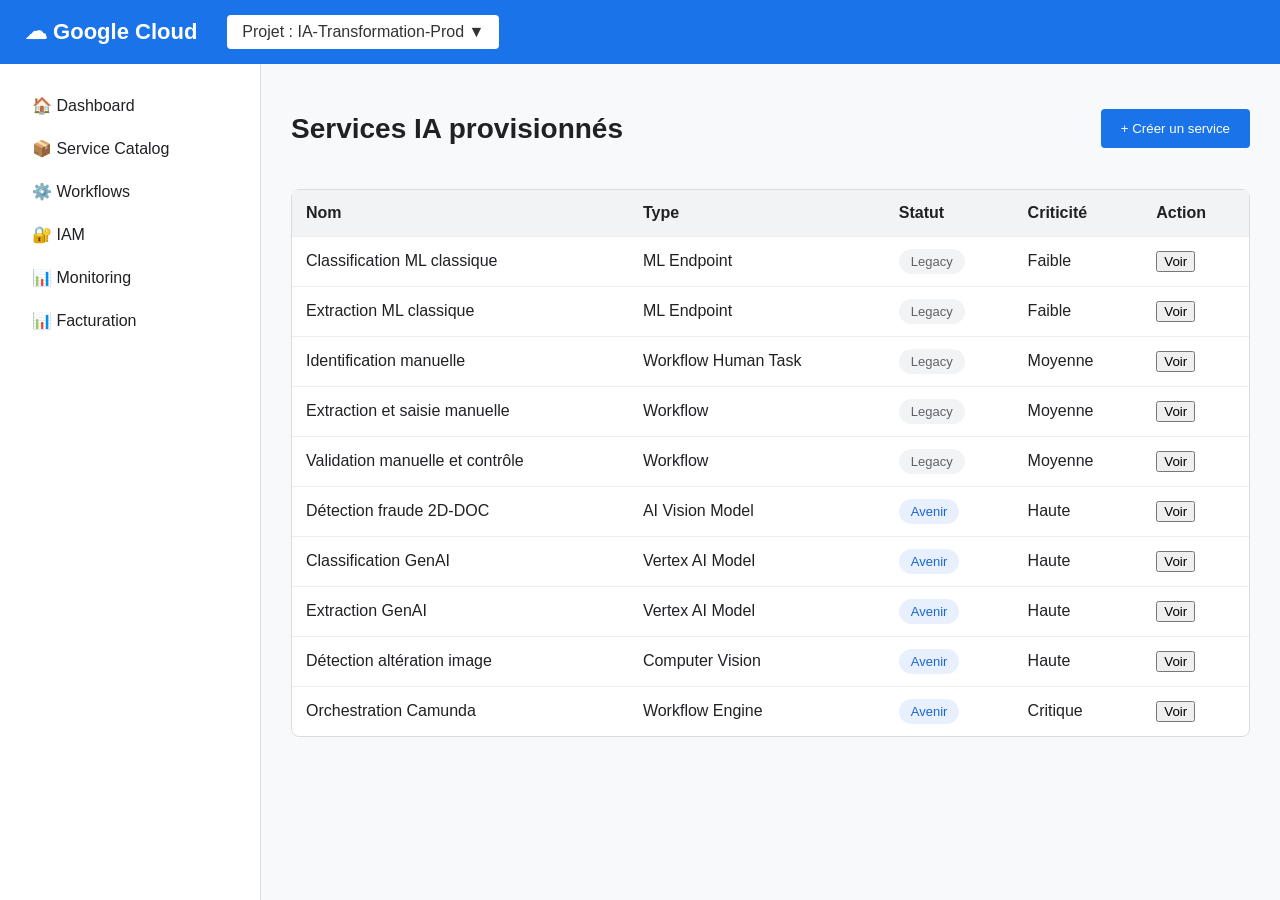
<file: portal.html>
<!DOCTYPE html>
<html lang="fr">
<head>
<meta charset="UTF-8">
<title>GCP AI Service Console</title>

<style>

body {
    margin:0;
    font-family:Roboto,Arial,sans-serif;
    background:#f8f9fa;
    color:#202124;
}


/* TOP BAR */

.topbar {
    height:64px;
    background:#1a73e8;
    color:white;
    display:flex;
    align-items:center;
    padding:0 25px;
    gap:30px;
}


.logo {
    font-size:22px;
    font-weight:bold;
}


.project {
    background:white;
    color:#333;
    padding:8px 15px;
    border-radius:4px;
}



/* LAYOUT */

.layout {
    display:flex;
}


/* MENU */

.sidebar {

    width:260px;
    background:white;
    height:calc(100vh - 64px);
    border-right:1px solid #ddd;
}


.menu {
    padding:20px;
}


.menu div {

    padding:12px;
    border-radius:5px;
    cursor:pointer;

}


.menu div:hover {

    background:#e8f0fe;

}




/* MAIN */

.main {

    flex:1;
    padding:30px;
}


.header {

    display:flex;
    justify-content:space-between;
    align-items:center;

}


h1 {

    font-size:28px;
}


.primary {

    background:#1a73e8;
    color:white;
    border:0;
    padding:12px 20px;
    border-radius:4px;
    cursor:pointer;

}


/* TABLE */

.card {

background:white;
border-radius:8px;
border:1px solid #dadce0;
margin-top:25px;

}


table {

width:100%;
border-collapse:collapse;

}


th {

text-align:left;
background:#f1f3f4;
padding:14px;

}


td {

padding:14px;
border-top:1px solid #eee;

}


tr:hover {

background:#f8fbff;

}



/* STATUS */

.status {

padding:5px 12px;
border-radius:20px;
font-size:13px;

}


.running {

background:#e6f4ea;
color:#137333;

}


.legacy {

background:#f1f3f4;
color:#5f6368;

}


.future {

background:#e8f0fe;
color:#1967d2;

}



/* DETAIL PANEL */

.panel {

position:fixed;
right:0;
top:64px;
width:420px;
height:calc(100vh - 64px);
background:white;
border-left:1px solid #ddd;
padding:25px;
display:none;

}


.close {

float:right;
cursor:pointer;

}


.detail-title {

font-size:22px;
font-weight:bold;

}


.field {

margin:20px 0;

}


.label {

font-weight:bold;

}


</style>


</head>


<body>


<div class="topbar">

<div class="logo">
☁ Google Cloud
</div>

<div class="project">
Projet : IA-Transformation-Prod ▼
</div>


</div>



<div class="layout">


<div class="sidebar">

<div class="menu">

<div>🏠 Dashboard</div>

<div>📦 Service Catalog</div>

<div>⚙️ Workflows</div>

<div>🔐 IAM</div>

<div>📊 Monitoring</div>
<div>📊 Facturation</div>

</div>

</div>



<div class="main">


<div class="header">

<h1>
Services IA provisionnés
</h1>


<button class="primary">
+ Créer un service
</button>


</div>



<div class="card">


<table>


<thead>

<tr>

<th>Nom</th>

<th>Type</th>

<th>Statut</th>

<th>Criticité</th>

<th>Action</th>

</tr>

</thead>


<tbody id="table">


</tbody>


</table>


</div>


</div>


</div>




<div class="panel" id="panel">

<span class="close"
onclick="closePanel()">
✕
</span>

<div id="detail"></div>

</div>





<script>


const services=[


{
name:"Classification ML classique",
type:"ML Endpoint",
status:"Legacy",
criticite:"Faible",
region:"europe-west9",
desc:"Service atomique mature déjà en production."
},


{
name:"Extraction ML classique",
type:"ML Endpoint",
status:"Legacy",
criticite:"Faible",
region:"europe-west9",
desc:"Extraction documentaire historique."
},


{
name:"Identification manuelle",
type:"Workflow Human Task",
status:"Legacy",
criticite:"Moyenne",
region:"europe-west9",
desc:"Dépend de la transformation Camunda."
},


{
name:"Extraction et saisie manuelle",
type:"Workflow",
status:"Legacy",
criticite:"Moyenne",
region:"europe-west9",
desc:"Service non atomique."
},


{
name:"Validation manuelle et contrôle",
type:"Workflow",
status:"Legacy",
criticite:"Moyenne",
region:"europe-west9",
desc:"Contrôle humain intégré."
},


{
name:"Détection fraude 2D-DOC",
type:"AI Vision Model",
status:"Avenir",
criticite:"Haute",
region:"europe-west9",
desc:"Impact fort en cas d'erreur."
},


{
name:"Classification GenAI",
type:"Vertex AI Model",
status:"Avenir",
criticite:"Haute",
region:"europe-west9",
desc:"API GenAI à exposer."
},


{
name:"Extraction GenAI",
type:"Vertex AI Model",
status:"Avenir",
criticite:"Haute",
region:"europe-west9",
desc:"Service OCR Studio + GenAI."
},


{
name:"Détection altération image",
type:"Computer Vision",
status:"Avenir",
criticite:"Haute",
region:"europe-west9",
desc:"Périmètre en construction."
},


{
name:"Orchestration Camunda",
type:"Workflow Engine",
status:"Avenir",
criticite:"Critique",
region:"europe-west9",
desc:"Socle d'orchestration cible."
}

];



function load(){


let html="";


services.forEach((s,i)=>{


let css=
s.status==="Legacy"
?"legacy"
:"future";


html+=`

<tr>

<td>${s.name}</td>

<td>${s.type}</td>

<td>
<span class="status ${css}">
${s.status}
</span>
</td>

<td>${s.criticite}</td>


<td>

<button onclick="openPanel(${i})">
Voir
</button>

</td>


</tr>

`;

});


document.getElementById("table")
.innerHTML=html;


}



function openPanel(i){


let s=services[i];


document.getElementById("detail").innerHTML=`

<div class="detail-title">
${s.name}
</div>


<div class="field">
<span class="label">Type :</span>
${s.type}
</div>


<div class="field">
<span class="label">Région :</span>
${s.region}
</div>


<div class="field">
<span class="label">Statut :</span>
${s.status}
</div>


<div class="field">
<span class="label">Description :</span>
<br>
${s.desc}
</div>


<button class="primary"
onclick="provision('${s.name}')">
Déployer
</button>

`;


document.getElementById("panel")
.style.display="block";


}



function closePanel(){

document.getElementById("panel")
.style.display="none";

}



function provision(name){

alert(
"Provisionnement lancé : "+name
);

}


load();


</script>


</body>
</html>
</file>
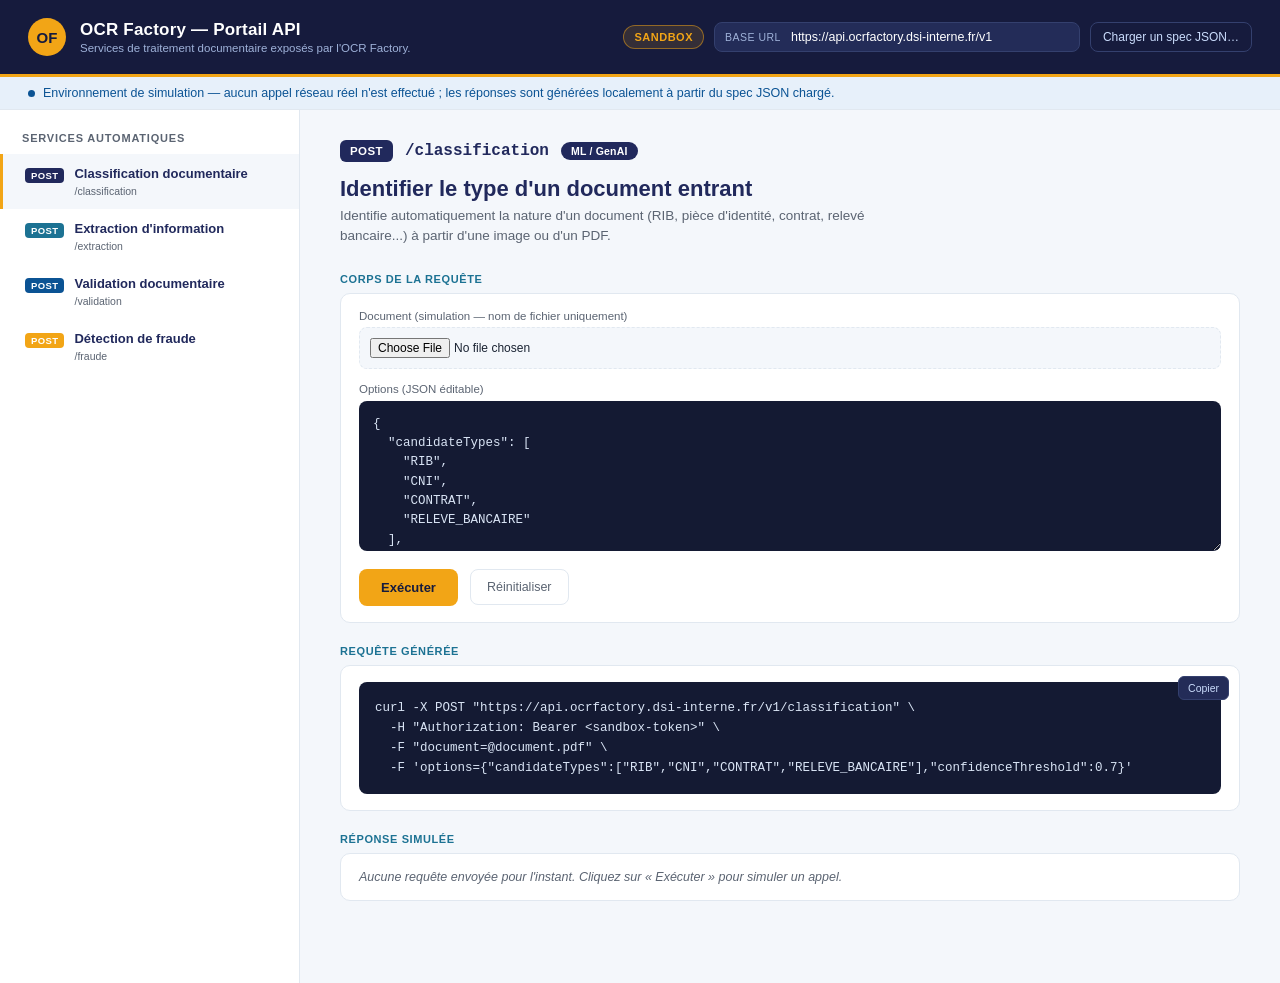
<file: sandbox.html>
<!DOCTYPE html>
<html lang="fr">
<head>
<meta charset="UTF-8">
<meta name="viewport" content="width=device-width, initial-scale=1.0">
<title>OCR Factory — Sandbox API</title>
<style>
  :root{
    --navy:#21295C;
    --navy-dark:#161B3D;
    --teal:#1C7293;
    --blue:#0B5394;
    --gold:#F2A516;
    --bg:#F4F7FB;
    --card:#FFFFFF;
    --border:#E1E8F0;
    --text:#1B2433;
    --muted:#5B6472;
    --code-bg:#141A33;
    --code-text:#D9E4F5;
    --ok:#1C8A5E;
    --err:#B23A3A;
    --radius:10px;
    font-synthesis: none;
  }
  *{ box-sizing:border-box; }
  html,body{ height:100%; }
  body{
    margin:0;
    background:var(--bg);
    color:var(--text);
    font-family:"Calibri","Segoe UI",Arial,sans-serif;
    -webkit-font-smoothing:antialiased;
  }
  code, pre, .mono, textarea, .path{
    font-family:"SFMono-Regular","Consolas","Liberation Mono",Menlo,monospace;
  }
  a{ color:inherit; }

  /* ---------- Header ---------- */
  header.top{
    background:var(--navy-dark);
    color:#fff;
    padding:18px 28px;
    display:flex;
    align-items:center;
    justify-content:space-between;
    gap:24px;
    flex-wrap:wrap;
    border-bottom:3px solid var(--gold);
  }
  .brand{ display:flex; align-items:center; gap:14px; }
  .brand .mark{
    width:38px; height:38px; border-radius:50%;
    background:var(--gold);
    display:flex; align-items:center; justify-content:center;
    color:var(--navy-dark); font-weight:800; font-size:15px;
    flex-shrink:0;
  }
  .brand h1{ font-size:17px; margin:0; font-weight:700; letter-spacing:.2px; }
  .brand .sub{ font-size:11.5px; color:#9FB2D9; margin-top:2px; }
  .env-pill{
    background:rgba(242,165,22,0.14);
    border:1px solid rgba(242,165,22,0.5);
    color:var(--gold);
    font-size:11px; font-weight:700; letter-spacing:.5px;
    padding:5px 10px; border-radius:999px;
    text-transform:uppercase;
    white-space:nowrap;
  }
  .header-right{ display:flex; align-items:center; gap:10px; flex-wrap:wrap; }
  .base-url{
    display:flex; align-items:center; gap:8px;
    background:#232C58; border:1px solid #34406E;
    border-radius:8px; padding:6px 10px;
  }
  .base-url label{ font-size:10.5px; color:#9FB2D9; text-transform:uppercase; letter-spacing:.5px; }
  .base-url input{
    background:transparent; border:none; color:#fff; font-size:12.5px;
    width:280px; max-width:40vw; outline:none;
  }
  .spec-btn{
    background:transparent; border:1px solid #34406E; color:#CADCFC;
    font-size:12px; padding:7px 12px; border-radius:8px; cursor:pointer;
    font-family:inherit;
  }
  .spec-btn:hover{ border-color:var(--teal); color:#fff; }

  /* ---------- Banner ---------- */
  .sim-banner{
    background:#E7F0FA; border-bottom:1px solid var(--border);
    color:var(--blue); font-size:12.5px; padding:9px 28px;
    display:flex; align-items:center; gap:8px;
  }
  .sim-banner .dot{
    width:7px; height:7px; border-radius:50%; background:var(--blue); flex-shrink:0;
  }

  /* ---------- Layout ---------- */
  .layout{
    display:grid;
    grid-template-columns:300px 1fr;
    min-height:calc(100vh - 108px);
  }
  aside.sidebar{
    background:var(--card);
    border-right:1px solid var(--border);
    padding:22px 0;
    overflow-y:auto;
  }
  .sidebar h2{
    font-size:11px; text-transform:uppercase; letter-spacing:.8px;
    color:var(--muted); margin:0 22px 10px;
  }
  .ep-btn{
    width:100%; text-align:left; background:none; border:none; cursor:pointer;
    padding:12px 22px; display:flex; gap:10px; align-items:flex-start;
    border-left:3px solid transparent;
    font-family:inherit;
  }
  .ep-btn:hover{ background:var(--bg); }
  .ep-btn.active{ background:var(--bg); border-left-color:var(--gold); }
  .ep-method{
    font-size:9.5px; font-weight:800; color:#fff; padding:2px 6px;
    border-radius:4px; letter-spacing:.4px; margin-top:2px; flex-shrink:0;
  }
  .ep-btn .ep-label{ font-size:13px; font-weight:600; color:var(--navy); line-height:1.3; }
  .ep-btn .ep-path{ font-size:10.5px; color:var(--muted); margin-top:2px; }

  main.panel{ padding:30px 40px 60px; max-width:980px; }

  .ep-head{ display:flex; align-items:center; gap:12px; flex-wrap:wrap; margin-bottom:6px; }
  .method-badge{
    font-size:11.5px; font-weight:800; color:#fff; padding:5px 10px;
    border-radius:6px; letter-spacing:.4px;
  }
  .ep-head .path{ font-size:16px; color:var(--navy); font-weight:700; }
  .tech-badge{
    font-size:10.5px; font-weight:700; color:#fff; padding:3px 10px;
    border-radius:999px; letter-spacing:.2px;
  }
  h2.ep-title{ font-size:22px; margin:14px 0 4px; color:var(--navy); }
  p.ep-desc{ font-size:13.5px; color:var(--muted); line-height:1.5; max-width:70ch; margin:0 0 26px; }

  .section-label{
    font-size:11px; text-transform:uppercase; letter-spacing:.6px;
    color:var(--teal); font-weight:700; margin:0 0 8px;
  }
  .card{
    background:var(--card); border:1px solid var(--border); border-radius:var(--radius);
    padding:16px 18px; margin-bottom:22px;
  }
  textarea.editor{
    width:100%; min-height:150px; resize:vertical;
    background:var(--code-bg); color:var(--code-text);
    border:none; border-radius:8px; padding:14px; font-size:12.5px; line-height:1.55;
    outline:none;
  }
  .field-row{ display:flex; gap:14px; flex-wrap:wrap; margin-bottom:14px; }
  .field{ flex:1; min-width:220px; }
  .field label{ font-size:11.5px; color:var(--muted); display:block; margin-bottom:5px; }
  .field input[type=file]{
    width:100%; font-size:12px; background:var(--bg); border:1px dashed var(--border);
    border-radius:8px; padding:10px;
  }
  .actions{ display:flex; align-items:center; gap:12px; margin-top:14px; flex-wrap:wrap; }
  button.run{
    background:var(--gold); color:var(--navy-dark); border:none; font-weight:700;
    font-size:13px; padding:11px 22px; border-radius:8px; cursor:pointer;
    display:flex; align-items:center; gap:8px;
    font-family:inherit;
  }
  button.run:hover{ filter:brightness(1.05); }
  button.run:disabled{ opacity:.6; cursor:default; }
  button.reset{
    background:none; border:1px solid var(--border); color:var(--muted);
    font-size:12.5px; padding:10px 16px; border-radius:8px; cursor:pointer; font-family:inherit;
  }
  button.reset:hover{ border-color:var(--teal); color:var(--teal); }
  .spinner{
    width:13px; height:13px; border-radius:50%;
    border:2px solid rgba(22,27,61,.25); border-top-color:var(--navy-dark);
    animation:spin .7s linear infinite;
  }
  @keyframes spin{ to{ transform:rotate(360deg); } }

  .resp-head{ display:flex; align-items:center; gap:10px; margin-bottom:10px; flex-wrap:wrap; }
  .status-pill{
    font-size:11.5px; font-weight:800; padding:4px 10px; border-radius:6px;
  }
  .status-pill.ok{ background:rgba(28,138,94,.12); color:var(--ok); }
  .status-pill.pending{ background:rgba(11,83,148,.1); color:var(--blue); }
  .latency{ font-size:11.5px; color:var(--muted); }
  pre.resp-json{
    background:var(--code-bg); color:var(--code-text); border-radius:8px;
    padding:16px; font-size:12.5px; line-height:1.6; overflow-x:auto; margin:0;
  }
  .k{ color:#7FB8FF; } .s{ color:#B9E6A5; } .n{ color:#F2C36B; } .b{ color:#F2A516; } .p{ color:#9FB2D9; }

  .curl-box{ position:relative; }
  .copy-btn{
    position:absolute; top:10px; right:10px; background:#232C58; color:#CADCFC;
    border:1px solid #34406E; font-size:10.5px; padding:5px 9px; border-radius:6px;
    cursor:pointer; font-family:inherit;
  }
  .copy-btn:hover{ border-color:var(--gold); color:#fff; }
  .placeholder{ color:var(--muted); font-size:12.5px; font-style:italic; }

  /* ---------- Spec modal ---------- */
  .modal-overlay{
    position:fixed; inset:0; background:rgba(20,25,50,.55);
    display:none; align-items:center; justify-content:center; z-index:50; padding:20px;
  }
  .modal-overlay.open{ display:flex; }
  .modal{
    background:var(--card); border-radius:12px; width:100%; max-width:640px;
    padding:26px; max-height:85vh; overflow:auto;
  }
  .modal h3{ margin:0 0 6px; color:var(--navy); font-size:17px; }
  .modal p{ font-size:12.5px; color:var(--muted); margin:0 0 16px; line-height:1.5; }
  .modal .row{ display:flex; gap:10px; margin-top:16px; justify-content:flex-end; }
  .modal input[type=file]{ font-size:12.5px; }
  .modal .err{ color:var(--err); font-size:12px; margin-top:10px; }

  ::-webkit-scrollbar{ width:10px; height:10px; }
  ::-webkit-scrollbar-thumb{ background:#C7D3E3; border-radius:6px; }

  @media (max-width:820px){
    .layout{ grid-template-columns:1fr; }
    aside.sidebar{ border-right:none; border-bottom:1px solid var(--border); }
    main.panel{ padding:24px 18px 50px; }
  }
  @media (prefers-reduced-motion: reduce){
    .spinner{ animation:none; }
  }
</style>
</head>
<body>

<header class="top">
  <div class="brand">
    <div class="mark">OF</div>
    <div>
      <h1>OCR Factory — Portail API</h1>
      <div class="sub" id="specSubtitle">Sandbox de simulation des services exposés</div>
    </div>
  </div>
  <div class="header-right">
    <span class="env-pill">Sandbox</span>
    <div class="base-url">
      <label>Base URL</label>
      <input id="baseUrlInput" type="text" spellcheck="false">
    </div>
    <button class="spec-btn" id="openSpecModal">Charger un spec JSON…</button>
  </div>
</header>

<div class="sim-banner">
  <span class="dot"></span>
  Environnement de simulation — aucun appel réseau réel n'est effectué ; les réponses sont générées localement à partir du spec JSON chargé.
</div>

<div class="layout">
  <aside class="sidebar">
    <h2>Services automatiques</h2>
    <nav id="endpointList"></nav>
  </aside>

  <main class="panel" id="panel"></main>
</div>

<div class="modal-overlay" id="specModalOverlay">
  <div class="modal">
    <h3>Charger un spec JSON personnalisé</h3>
    <p>
      Le sandbox est piloté par un objet JSON décrivant les services (méthode, chemin, schéma de requête, exemple de réponse).
      Chargez votre propre fichier pour remplacer le catalogue par défaut, ou téléchargez l'exemple pour voir le format attendu.
    </p>
    <input type="file" id="specFileInput" accept="application/json">
    <div class="err" id="specError"></div>
    <div class="row">
      <button class="reset" id="downloadSampleBtn">Télécharger l'exemple</button>
      <button class="reset" id="closeSpecModal">Fermer</button>
    </div>
  </div>
</div>

<script>
/* =========================================================================
   JSON param — décrit le catalogue de services simulé.
   Remplaçable via le bouton "Charger un spec JSON…" (voir loadSpec()).
   ========================================================================= */
const DEFAULT_API_SPEC = {
  "info": {
    "title": "OCR Factory — Portail API",
    "version": "0.1.0-sandbox",
    "description": "Services de traitement documentaire exposés par l'OCR Factory."
  },
  "baseUrl": "https://api.ocrfactory.dsi-interne.fr/v1",
  "services": [
    {
      "id": "classification",
      "family": "Classification documentaire",
      "method": "POST",
      "path": "/classification",
      "badge": "ML / GenAI",
      "color": "#21295C",
      "summary": "Identifier le type d'un document entrant",
      "description": "Identifie automatiquement la nature d'un document (RIB, pièce d'identité, contrat, relevé bancaire...) à partir d'une image ou d'un PDF.",
      "requestOptions": {
        "candidateTypes": ["RIB", "CNI", "CONTRAT", "RELEVE_BANCAIRE"],
        "confidenceThreshold": 0.7
      },
      "responseExample": {
        "status": "SUCCESS",
        "result": {
          "documentType": "RIB",
          "confidence": 0.96,
          "processingMode": "STP"
        },
        "modelVersion": "classification-ml-2.3"
      }
    },
    {
      "id": "extraction",
      "family": "Extraction d'information",
      "method": "POST",
      "path": "/extraction",
      "badge": "ML / GenAI",
      "color": "#1C7293",
      "summary": "Extraire des champs structurés d'un document",
      "description": "Extrait des champs structurés (montants, dates, IBAN, adresses...) à partir d'un document scanné ou photographié.",
      "requestOptions": {
        "fields": ["iban", "montant", "date", "adresse"],
        "outputFormat": "json"
      },
      "responseExample": {
        "status": "SUCCESS",
        "result": {
          "fields": {
            "iban": "FR76 3000 1007 9412 3456 7890 185",
            "montant": "1250.00",
            "date": "2026-03-14"
          },
          "confidence": 0.93
        },
        "modelVersion": "extraction-ml-1.8"
      }
    },
    {
      "id": "validation",
      "family": "Validation documentaire",
      "method": "POST",
      "path": "/validation",
      "badge": "Règles + ML",
      "color": "#0B5394",
      "summary": "Contrôler la cohérence des données extraites",
      "description": "Contrôle la cohérence et la conformité des données extraites avant validation humaine.",
      "requestOptions": {
        "rules": ["coherence_nom", "completude_champs", "coherence_dates"]
      },
      "responseExample": {
        "status": "SUCCESS",
        "result": {
          "valid": false,
          "checks": [
            { "rule": "coherence_nom", "passed": true },
            { "rule": "completude_champs", "passed": true },
            { "rule": "coherence_dates", "passed": false, "detail": "Date d'émission postérieure à la date de valeur" }
          ]
        },
        "modelVersion": "validation-rules-1.2"
      }
    },
    {
      "id": "fraude",
      "family": "Détection de fraude",
      "method": "POST",
      "path": "/fraude",
      "badge": "ML / Vision",
      "color": "#F2A516",
      "summary": "Vérifier le 2D-DOC et détecter une altération",
      "description": "Vérifie le 2D-DOC et détecte les indices d'altération d'image pour sécuriser les parcours sensibles.",
      "requestOptions": {
        "checks": ["2d-doc", "alteration_image", "metadonnees"]
      },
      "responseExample": {
        "status": "SUCCESS",
        "result": {
          "fraudScore": 0.12,
          "suspicion": false,
          "signals": [
            { "type": "2d-doc", "status": "coherent" },
            { "type": "alteration_image", "status": "aucun indice détecté" }
          ]
        },
        "modelVersion": "vador-r2ddoc-3.1"
      }
    }
  ]
};

let spec = DEFAULT_API_SPEC;
let currentId = null;

const el = (sel) => document.querySelector(sel);
const panel = el('#panel');
const endpointList = el('#endpointList');
const baseUrlInput = el('#baseUrlInput');

function textColorFor(bg){
  // simple luminance check so labels stay readable on the gold badge
  const c = bg.replace('#','');
  const r = parseInt(c.substr(0,2),16), g = parseInt(c.substr(2,2),16), b = parseInt(c.substr(4,2),16);
  const lum = (0.299*r + 0.587*g + 0.114*b)/255;
  return lum > 0.6 ? '#1B2433' : '#FFFFFF';
}

function renderSidebar(){
  endpointList.innerHTML = '';
  spec.services.forEach(svc => {
    const btn = document.createElement('button');
    btn.className = 'ep-btn' + (svc.id === currentId ? ' active' : '');
    btn.innerHTML = `
      <span class="ep-method" style="background:${svc.color}">${svc.method}</span>
      <span>
        <div class="ep-label">${svc.family}</div>
        <div class="ep-path">${svc.path}</div>
      </span>`;
    btn.addEventListener('click', () => selectEndpoint(svc.id));
    endpointList.appendChild(btn);
  });
}

function jsonToHtml(obj){
  const json = JSON.stringify(obj, null, 2);
  return json
    .replace(/&/g,'&amp;').replace(/</g,'&lt;').replace(/>/g,'&gt;')
    .replace(/("(\\u[a-zA-Z0-9]{4}|\\[^u]|[^\\"])*"(\s*:)?|\b(true|false|null)\b|-?\d+(\.\d+)?)/g, (match) => {
      let cls = 'n';
      if (/^"/.test(match)) { cls = /:$/.test(match) ? 'k' : 's'; }
      else if (/true|false/.test(match)) cls = 'b';
      else if (/null/.test(match)) cls = 'p';
      return `<span class="${cls}">${match}</span>`;
    });
}

function uid(){
  return 'req_' + Math.random().toString(36).slice(2,10);
}

function selectEndpoint(id){
  currentId = id;
  renderSidebar();
  const svc = spec.services.find(s => s.id === id);
  const txtColor = textColorFor(svc.color);

  panel.innerHTML = `
    <div class="ep-head">
      <span class="method-badge" style="background:${svc.color};color:${txtColor}">${svc.method}</span>
      <span class="path">${svc.path}</span>
      <span class="tech-badge" style="background:${svc.color};color:${txtColor}">${svc.badge}</span>
    </div>
    <h2 class="ep-title">${svc.summary}</h2>
    <p class="ep-desc">${svc.description}</p>

    <div class="section-label">Corps de la requête</div>
    <div class="card">
      <div class="field-row">
        <div class="field">
          <label>Document (simulation — nom de fichier uniquement)</label>
          <input type="file" id="fileInput">
        </div>
      </div>
      <label style="font-size:11.5px;color:var(--muted);display:block;margin-bottom:6px;">Options (JSON éditable)</label>
      <textarea class="editor" id="optionsEditor" spellcheck="false"></textarea>
      <div class="actions">
        <button class="run" id="runBtn">Exécuter</button>
        <button class="reset" id="resetBtn">Réinitialiser</button>
        <span class="latency" id="editorError" style="color:var(--err);"></span>
      </div>
    </div>

    <div class="section-label">Requête générée</div>
    <div class="card curl-box">
      <button class="copy-btn" id="copyCurlBtn">Copier</button>
      <pre class="resp-json" id="curlPreview"></pre>
    </div>

    <div class="section-label">Réponse simulée</div>
    <div class="card" id="responseCard">
      <div class="placeholder">Aucune requête envoyée pour l'instant. Cliquez sur « Exécuter » pour simuler un appel.</div>
    </div>
  `;

  const optionsEditor = el('#optionsEditor');
  const setDefaultOptions = () => { optionsEditor.value = JSON.stringify(svc.requestOptions, null, 2); };
  setDefaultOptions();
  el('#resetBtn').addEventListener('click', () => { setDefaultOptions(); el('#editorError').textContent=''; updateCurl(svc); });
  optionsEditor.addEventListener('input', () => updateCurl(svc));
  el('#fileInput').addEventListener('change', () => updateCurl(svc));
  el('#runBtn').addEventListener('click', () => runRequest(svc));
  el('#copyCurlBtn').addEventListener('click', () => {
    navigator.clipboard.writeText(el('#curlPreview').textContent).then(() => {
      const b = el('#copyCurlBtn'); const old = b.textContent;
      b.textContent = 'Copié !'; setTimeout(() => b.textContent = old, 1200);
    });
  });

  updateCurl(svc);
}

function buildCurl(svc){
  const base = baseUrlInput.value.replace(/\/$/, '');
  const fileInput = el('#fileInput');
  const fileName = fileInput && fileInput.files[0] ? fileInput.files[0].name : 'document.pdf';
  let optionsRaw = el('#optionsEditor').value;
  let optionsPretty;
  try {
    optionsPretty = JSON.stringify(JSON.parse(optionsRaw));
    el('#editorError').textContent = '';
  } catch(e) {
    optionsPretty = optionsRaw.trim();
    el('#editorError').textContent = 'JSON invalide — vérifiez la syntaxe des options.';
  }
  return `curl -X ${svc.method} "${base}${svc.path}" \\
  -H "Authorization: Bearer <sandbox-token>" \\
  -F "document=@${fileName}" \\
  -F 'options=${optionsPretty}'`;
}

function updateCurl(svc){
  el('#curlPreview').textContent = buildCurl(svc);
}

function runRequest(svc){
  const runBtn = el('#runBtn');
  const responseCard = el('#responseCard');
  let options;
  try {
    options = JSON.parse(el('#optionsEditor').value);
    el('#editorError').textContent = '';
  } catch(e){
    el('#editorError').textContent = 'JSON invalide — corrigez les options avant d\u2019exécuter.';
    return;
  }

  runBtn.disabled = true;
  runBtn.innerHTML = '<span class="spinner"></span> Envoi en cours…';
  responseCard.innerHTML = `
    <div class="resp-head">
      <span class="status-pill pending">EN COURS</span>
      <span class="latency">Simulation de l'appel réseau…</span>
    </div>`;

  const fileInput = el('#fileInput');
  const fileName = fileInput && fileInput.files[0] ? fileInput.files[0].name : null;
  const latency = 350 + Math.floor(Math.random() * 700);

  setTimeout(() => {
    const response = JSON.parse(JSON.stringify(svc.responseExample));
    response.requestId = uid();
    response.timestamp = new Date().toISOString();
    if (fileName) response.inputFile = fileName;
    if (options) response.optionsApplied = options;

    responseCard.innerHTML = `
      <div class="resp-head">
        <span class="status-pill ok">200 OK</span>
        <span class="latency">Latence simulée : ${latency} ms</span>
      </div>
      <pre class="resp-json">${jsonToHtml(response)}</pre>
    `;
    runBtn.disabled = false;
    runBtn.textContent = 'Exécuter';
  }, latency);
}

/* ---------- Spec loading (JSON param) ---------- */
function applySpec(newSpec){
  spec = newSpec;
  currentId = null;
  el('#specSubtitle').textContent = newSpec.info && newSpec.info.description
    ? newSpec.info.description
    : 'Sandbox de simulation des services exposés';
  baseUrlInput.value = newSpec.baseUrl || '';
  renderSidebar();
  if (newSpec.services && newSpec.services.length) selectEndpoint(newSpec.services[0].id);
}

function tryLoadFromQueryParam(){
  const params = new URLSearchParams(window.location.search);
  const specUrl = params.get('spec');
  if (!specUrl) return;
  fetch(specUrl)
    .then(r => r.json())
    .then(json => applySpec(json))
    .catch(() => { /* silently keep default spec (e.g. running from file://) */ });
}

const specModalOverlay = el('#specModalOverlay');
el('#openSpecModal').addEventListener('click', () => { specModalOverlay.classList.add('open'); el('#specError').textContent=''; });
el('#closeSpecModal').addEventListener('click', () => specModalOverlay.classList.remove('open'));
specModalOverlay.addEventListener('click', (e) => { if (e.target === specModalOverlay) specModalOverlay.classList.remove('open'); });

el('#specFileInput').addEventListener('change', (e) => {
  const file = e.target.files[0];
  if (!file) return;
  const reader = new FileReader();
  reader.onload = () => {
    try {
      const json = JSON.parse(reader.result);
      if (!json.services || !Array.isArray(json.services)) throw new Error('champ "services" manquant');
      applySpec(json);
      specModalOverlay.classList.remove('open');
    } catch(err){
      el('#specError').textContent = 'Impossible de charger ce fichier : ' + err.message;
    }
  };
  reader.readAsText(file);
});

el('#downloadSampleBtn').addEventListener('click', () => {
  const blob = new Blob([JSON.stringify(DEFAULT_API_SPEC, null, 2)], { type: 'application/json' });
  const a = document.createElement('a');
  a.href = URL.createObjectURL(blob);
  a.download = 'ocr-factory-api-spec.json';
  a.click();
});

/* ---------- Init ---------- */
applySpec(DEFAULT_API_SPEC);
tryLoadFromQueryParam();
</script>
</body>
</html>
</file>
<file: styles.css>
/* ================= Design tokens ================= */
:root{
  --bg:#f4f6fb; --surface:#ffffff; --surface-2:#f8fafc; --border:#e2e8f0;
  --text:#0f172a; --muted:#64748b; --accent:#4f46e5; --accent-soft:#eef2ff;
  --ok:#0f9d58; --ok-soft:#e7f6ee; --warn:#b45309; --warn-soft:#fef3c7;
  --danger:#dc2626; --danger-soft:#fee2e2; --info:#0369a1; --info-soft:#e0f2fe;
  --radius:10px; --shadow:0 1px 2px rgba(15,23,42,.06),0 8px 24px rgba(15,23,42,.06);
  --mono:ui-monospace,SFMono-Regular,Menlo,monospace;
}
html[data-theme="dark"]{
  --bg:#0b1120; --surface:#111827; --surface-2:#0f172a; --border:#1f2a3c;
  --text:#e5e7eb; --muted:#94a3b8; --accent:#818cf8; --accent-soft:#1e1b4b;
  --ok:#34d399; --ok-soft:#052e22; --warn:#fbbf24; --warn-soft:#3b2a06;
  --danger:#f87171; --danger-soft:#3b0d0d; --info:#38bdf8; --info-soft:#082f49;
  --shadow:0 1px 2px rgba(0,0,0,.4),0 8px 24px rgba(0,0,0,.35);
}
*{box-sizing:border-box}
body{margin:0;background:var(--bg);color:var(--text);
  font:14px/1.45 "Inter",-apple-system,BlinkMacSystemFont,"Segoe UI",Roboto,sans-serif;}
h1,h2,h3{margin:0;font-weight:650;letter-spacing:-.01em}
kbd{font:11px/1 var(--mono);background:rgba(127,127,127,.18);border:1px solid var(--border);
  border-bottom-width:2px;border-radius:4px;padding:2px 4px;color:inherit}
.screen{display:none;min-height:100vh}
.screen.active{display:block}

/* ================= Boutons / champs ================= */
.btn{appearance:none;border:1px solid var(--border);background:var(--surface);color:var(--text);
  padding:7px 12px;border-radius:8px;font:inherit;font-weight:550;cursor:pointer;display:inline-flex;
  align-items:center;gap:6px;white-space:nowrap}
.btn:hover{border-color:var(--accent);color:var(--accent)}
.btn-primary{background:var(--accent);border-color:var(--accent);color:#fff}
.btn-primary:hover{filter:brightness(1.08);color:#fff}
.btn-danger{background:var(--danger-soft);border-color:transparent;color:var(--danger)}
.btn-warn{background:var(--warn-soft);border-color:transparent;color:var(--warn)}
.btn-ghost{background:transparent}
.btn-block{width:100%;justify-content:center}
.btn:disabled{opacity:.45;cursor:not-allowed}
.icon-btn{width:30px;height:30px;border-radius:8px;border:1px solid var(--border);background:var(--surface);
  color:var(--text);cursor:pointer;font-size:14px;line-height:1;display:grid;place-items:center}
.icon-btn:hover{border-color:var(--accent);color:var(--accent)}
.field{display:flex;flex-direction:column;gap:5px;font-size:12px;color:var(--muted)}
.field input,.field select,input[type=search],textarea,select{
  font:inherit;color:var(--text);background:var(--surface);border:1px solid var(--border);
  border-radius:8px;padding:7px 9px;outline:none}
.field input:focus,.field select:focus,input:focus,select:focus,textarea:focus{
  border-color:var(--accent);box-shadow:0 0 0 3px color-mix(in srgb,var(--accent) 18%,transparent)}
.switch{display:inline-flex;align-items:center;gap:6px;font-size:12px;color:var(--muted);cursor:pointer}

/* ================= Login ================= */
.login-wrap{min-height:100vh;display:grid;grid-template-columns:1fr 1fr;align-items:center;gap:40px;
  padding:40px;background:linear-gradient(140deg,var(--accent-soft),var(--bg) 55%)}
.login-brand{justify-self:end;max-width:420px}
.login-brand h1{font-size:40px;margin:18px 0 8px}
.login-brand p{color:var(--muted);font-size:15px}
.logo{width:52px;height:52px;border-radius:14px;background:var(--accent);color:#fff;display:grid;
  place-items:center;font-weight:800;letter-spacing:-.03em;font-size:20px}
.logo.sm{width:28px;height:28px;font-size:12px;border-radius:8px}
.login-card{width:360px;background:var(--surface);border:1px solid var(--border);border-radius:16px;
  padding:26px;box-shadow:var(--shadow);display:flex;flex-direction:column;gap:14px}
.login-groupinfo{background:var(--surface-2);border:1px dashed var(--border);border-radius:8px;
  padding:10px;font-size:12px;color:var(--muted)}
.hint{font-size:11px;color:var(--muted);text-align:center;margin:0}

/* ================= Topbar ================= */
.topbar{height:56px;display:flex;align-items:center;justify-content:space-between;gap:16px;
  padding:0 18px;background:var(--surface);border-bottom:1px solid var(--border);position:sticky;top:0;z-index:20}
.topbar-left,.topbar-right{display:flex;align-items:center;gap:10px}
.topbar-center{flex:1;display:flex;align-items:center;gap:10px;max-width:420px}
.crumb{color:var(--muted);font-size:13px;border-left:1px solid var(--border);padding-left:10px}
.user-chip{display:flex;flex-direction:column;line-height:1.15;font-size:12px;text-align:right}
.user-chip b{font-size:13px}
.user-chip span{color:var(--muted)}

/* ================= Accueil ================= */
.home{max-width:1400px;margin:0 auto;padding:22px 18px 60px}
.kpis{display:grid;grid-template-columns:repeat(4,1fr);gap:14px;margin-bottom:18px}
.kpi{background:var(--surface);border:1px solid var(--border);border-radius:var(--radius);padding:14px 16px}
.kpi .v{font-size:26px;font-weight:700;letter-spacing:-.02em}
.kpi .l{font-size:12px;color:var(--muted)}
.kpi.alert .v{color:var(--danger)}
.panel{background:var(--surface);border:1px solid var(--border);border-radius:var(--radius);overflow:hidden}
.panel-head{display:flex;align-items:center;justify-content:space-between;padding:14px 16px;border-bottom:1px solid var(--border)}
.panel-head-actions{display:flex;align-items:center;gap:14px}
.filters{display:grid;grid-template-columns:repeat(8,1fr);gap:10px;padding:14px 16px;background:var(--surface-2);
  border-bottom:1px solid var(--border)}
.filters .field.sm input,.filters .field.sm select{padding:6px 8px;font-size:13px}
.chips{display:flex;flex-wrap:wrap;gap:8px;padding:10px 16px}
.chip{font-size:12px;border:1px solid var(--border);background:var(--surface-2);border-radius:999px;
  padding:4px 10px;color:var(--muted);cursor:pointer}
.chip.on{background:var(--accent);border-color:var(--accent);color:#fff}
.table{width:100%;border-collapse:collapse;font-size:13px}
.table th{text-align:left;font-size:11px;text-transform:uppercase;letter-spacing:.04em;color:var(--muted);
  padding:10px 16px;border-bottom:1px solid var(--border);cursor:pointer;user-select:none;white-space:nowrap}
.table th:hover{color:var(--accent)}
.table th.num,.table td.num{text-align:right}
.table td{padding:11px 16px;border-bottom:1px solid var(--border);vertical-align:middle}
.table tr:hover td{background:var(--surface-2)}
.table tr.disabled td{opacity:.55}
.act-name{font-weight:600;display:flex;align-items:center;gap:8px}
.act-sub{color:var(--muted);font-size:12px}
.tag{display:inline-block;font-size:11px;font-weight:600;padding:2px 8px;border-radius:999px}
.tag.ident{background:var(--accent-soft);color:var(--accent)}
.tag.saisie{background:var(--info-soft);color:var(--info)}
.tag.valid{background:var(--ok-soft);color:var(--ok)}
.tag.prio-Haute{background:var(--danger-soft);color:var(--danger)}
.tag.prio-Normale{background:var(--surface-2);color:var(--muted)}
.tag.prio-Basse{background:var(--surface-2);color:var(--muted)}
.sla{display:inline-flex;align-items:center;gap:6px;font-weight:600;font-size:12px}
.dot{width:8px;height:8px;border-radius:50%;background:currentColor}
.sla.late{color:var(--danger)} .sla.risk{color:var(--warn)} .sla.ok{color:var(--ok)}
.count{font-variant-numeric:tabular-nums;font-weight:700;font-size:15px}
.empty{padding:40px;text-align:center;color:var(--muted)}

/* ================= Poste de travail ================= */
.topbar-work{position:sticky}
.progress{flex:1;height:6px;border-radius:999px;background:var(--surface-2);border:1px solid var(--border);overflow:hidden}
.progress-bar{height:100%;width:0;background:var(--accent);transition:width .25s}
.progress-label{font-size:12px;color:var(--muted);white-space:nowrap}
.sla-pill{font-size:12px;font-weight:650;padding:4px 10px;border-radius:999px;background:var(--surface-2)}
.work{display:grid;grid-template-columns:250px 1fr 330px;height:calc(100vh - 56px);overflow:hidden}
.queue{border-right:1px solid var(--border);background:var(--surface);display:flex;flex-direction:column;min-height:0}
.queue-head{display:flex;align-items:center;justify-content:space-between;gap:8px;padding:10px 12px;
  border-bottom:1px solid var(--border);font-size:12px;color:var(--muted)}
.queue-head select{padding:4px 6px;font-size:12px}
.queue-list{list-style:none;margin:0;padding:6px;overflow:auto;flex:1}
.queue-list li{display:flex;gap:8px;align-items:center;padding:8px 9px;border-radius:8px;cursor:pointer;font-size:12px}
.queue-list li:hover{background:var(--surface-2)}
.queue-list li.cur{background:var(--accent-soft);outline:1px solid var(--accent)}
.q-idx{font:11px var(--mono);color:var(--muted);width:22px;flex:none}
.q-body{min-width:0;flex:1}
.q-name{white-space:nowrap;overflow:hidden;text-overflow:ellipsis;font-weight:550}
.q-sub{color:var(--muted);white-space:nowrap;overflow:hidden;text-overflow:ellipsis}
.q-st{width:9px;height:9px;border-radius:50%;flex:none;background:var(--border)}
.q-st.classe{background:var(--ok)} .q-st.rejete{background:var(--danger)} .q-st.complement{background:var(--warn)}

.viewer{display:flex;flex-direction:column;min-width:0;min-height:0;background:var(--surface-2)}
.viewer-tools{display:flex;align-items:center;gap:16px;padding:8px 12px;background:var(--surface);
  border-bottom:1px solid var(--border);flex-wrap:wrap}
.grp{display:flex;align-items:center;gap:6px;font-size:12px;color:var(--muted)}
.grp.meta{margin-left:auto;gap:14px}
.grp.meta b{color:var(--text);font-weight:600}
.zoom-label{width:52px;text-align:center;font:12px var(--mono)}
.canvas{flex:1;min-height:0;overflow:auto;display:grid;place-items:center;padding:24px;cursor:grab}
.canvas.drag{cursor:grabbing}
.page-holder{transition:transform .12s ease-out;filter:drop-shadow(0 10px 30px rgba(15,23,42,.18))}
.page-holder svg{display:block;background:#fff;border-radius:2px}
.navbar{display:flex;align-items:center;gap:10px;padding:10px 12px;background:var(--surface);border-top:1px solid var(--border)}
.counter{font:13px var(--mono);padding:0 8px;font-weight:600}
.kbd-hint{margin-left:auto;font-size:11px;color:var(--muted);display:flex;align-items:center;gap:4px}

.side{border-left:1px solid var(--border);background:var(--surface);display:flex;flex-direction:column;min-height:0}
.side-block{padding:12px 14px;border-bottom:1px solid var(--border)}
.side-block.grow{flex:1;display:flex;flex-direction:column;min-height:0;gap:8px}
.side-block h3{font-size:11px;text-transform:uppercase;letter-spacing:.05em;color:var(--muted);margin-bottom:8px}
.dl{display:grid;grid-template-columns:auto 1fr;gap:4px 10px;margin:0;font-size:12px}
.dl dt{color:var(--muted)} .dl dd{margin:0;text-align:right;font-weight:550}
.ia{background:var(--accent-soft)}
.ia .sugg{display:flex;align-items:center;justify-content:space-between;gap:8px}
.ia .sugg b{font-size:13px}
.bar{height:5px;border-radius:999px;background:rgba(127,127,127,.25);margin-top:6px;overflow:hidden}
.bar i{display:block;height:100%;background:var(--accent)}
.cls-list{list-style:none;margin:0;padding:0;overflow:auto;flex:1;display:flex;flex-direction:column;gap:4px}
.cls-list li{display:flex;align-items:center;gap:8px;padding:8px 10px;border:1px solid var(--border);
  border-radius:8px;cursor:pointer;font-size:13px}
.cls-list li:hover{border-color:var(--accent)}
.cls-list li.sel{background:var(--accent);border-color:var(--accent);color:#fff}
.cls-list li.sel .num{background:rgba(255,255,255,.25);color:#fff}
.num{font:11px var(--mono);background:var(--surface-2);border-radius:5px;padding:2px 5px;color:var(--muted);flex:none}
.side-actions{padding:12px 14px;display:flex;flex-direction:column;gap:8px}
.row2{display:grid;grid-template-columns:1fr 1fr;gap:8px}
.side-actions kbd{margin-left:4px}

/* ================= Modale / toasts ================= */
.modal-backdrop{position:fixed;inset:0;background:rgba(15,23,42,.5);display:grid;place-items:center;z-index:60;padding:20px}
.modal-backdrop[hidden]{display:none}
.modal{background:var(--surface);border:1px solid var(--border);border-radius:14px;box-shadow:var(--shadow);
  width:min(560px,100%);max-height:86vh;overflow:auto;padding:20px}
.modal h2{font-size:17px;margin-bottom:4px}
.modal .sub{color:var(--muted);font-size:12px;margin-bottom:14px}
.modal .opts{display:flex;flex-direction:column;gap:6px;margin:12px 0}
.modal .opts label{display:flex;gap:8px;align-items:center;border:1px solid var(--border);border-radius:8px;padding:8px 10px;cursor:pointer}
.modal .opts label:hover{border-color:var(--accent)}
.modal textarea{width:100%;min-height:70px;resize:vertical}
.modal-actions{display:flex;justify-content:flex-end;gap:8px;margin-top:16px}
.shortcuts{display:grid;grid-template-columns:1fr 1fr;gap:8px 20px;font-size:13px}
.shortcuts div{display:flex;justify-content:space-between;gap:10px;border-bottom:1px dashed var(--border);padding:5px 0}
.recap{width:100%;border-collapse:collapse;font-size:13px;margin-top:10px}
.recap td{padding:6px 0;border-bottom:1px solid var(--border)}
.recap td:last-child{text-align:right;font-weight:600}
.toasts{position:fixed;right:16px;bottom:16px;display:flex;flex-direction:column;gap:8px;z-index:80}
.toast{background:var(--surface);border:1px solid var(--border);border-left:3px solid var(--accent);
  border-radius:8px;padding:10px 14px;box-shadow:var(--shadow);font-size:13px;animation:in .18s ease-out}
.toast.ok{border-left-color:var(--ok)} .toast.err{border-left-color:var(--danger)} .toast.warn{border-left-color:var(--warn)}
@keyframes in{from{opacity:0;transform:translateY(6px)}}
@media (max-width:1280px){
  .filters{grid-template-columns:repeat(4,1fr)}
  .work{grid-template-columns:200px 1fr 300px}
  .kpis{grid-template-columns:repeat(2,1fr)}
  .login-wrap{grid-template-columns:1fr;justify-items:center}
  .login-brand{justify-self:center}
}
</file>
